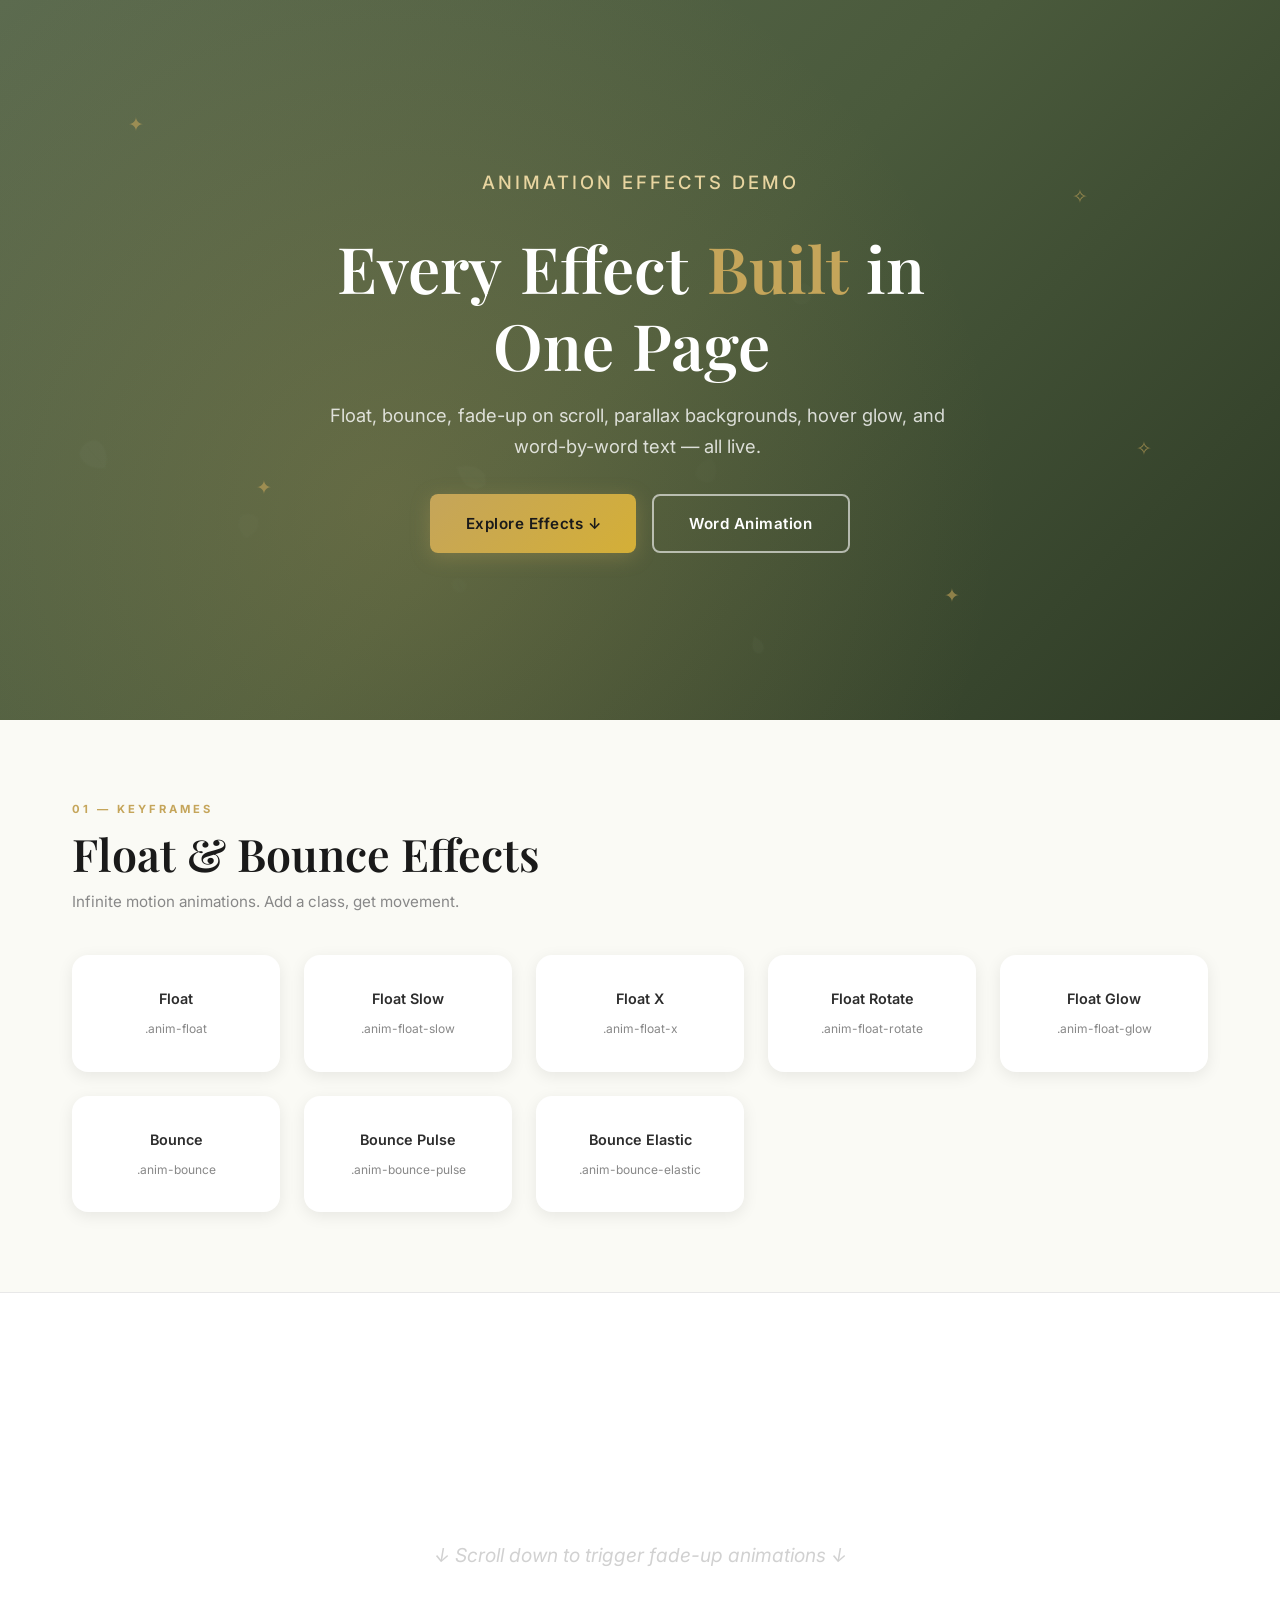
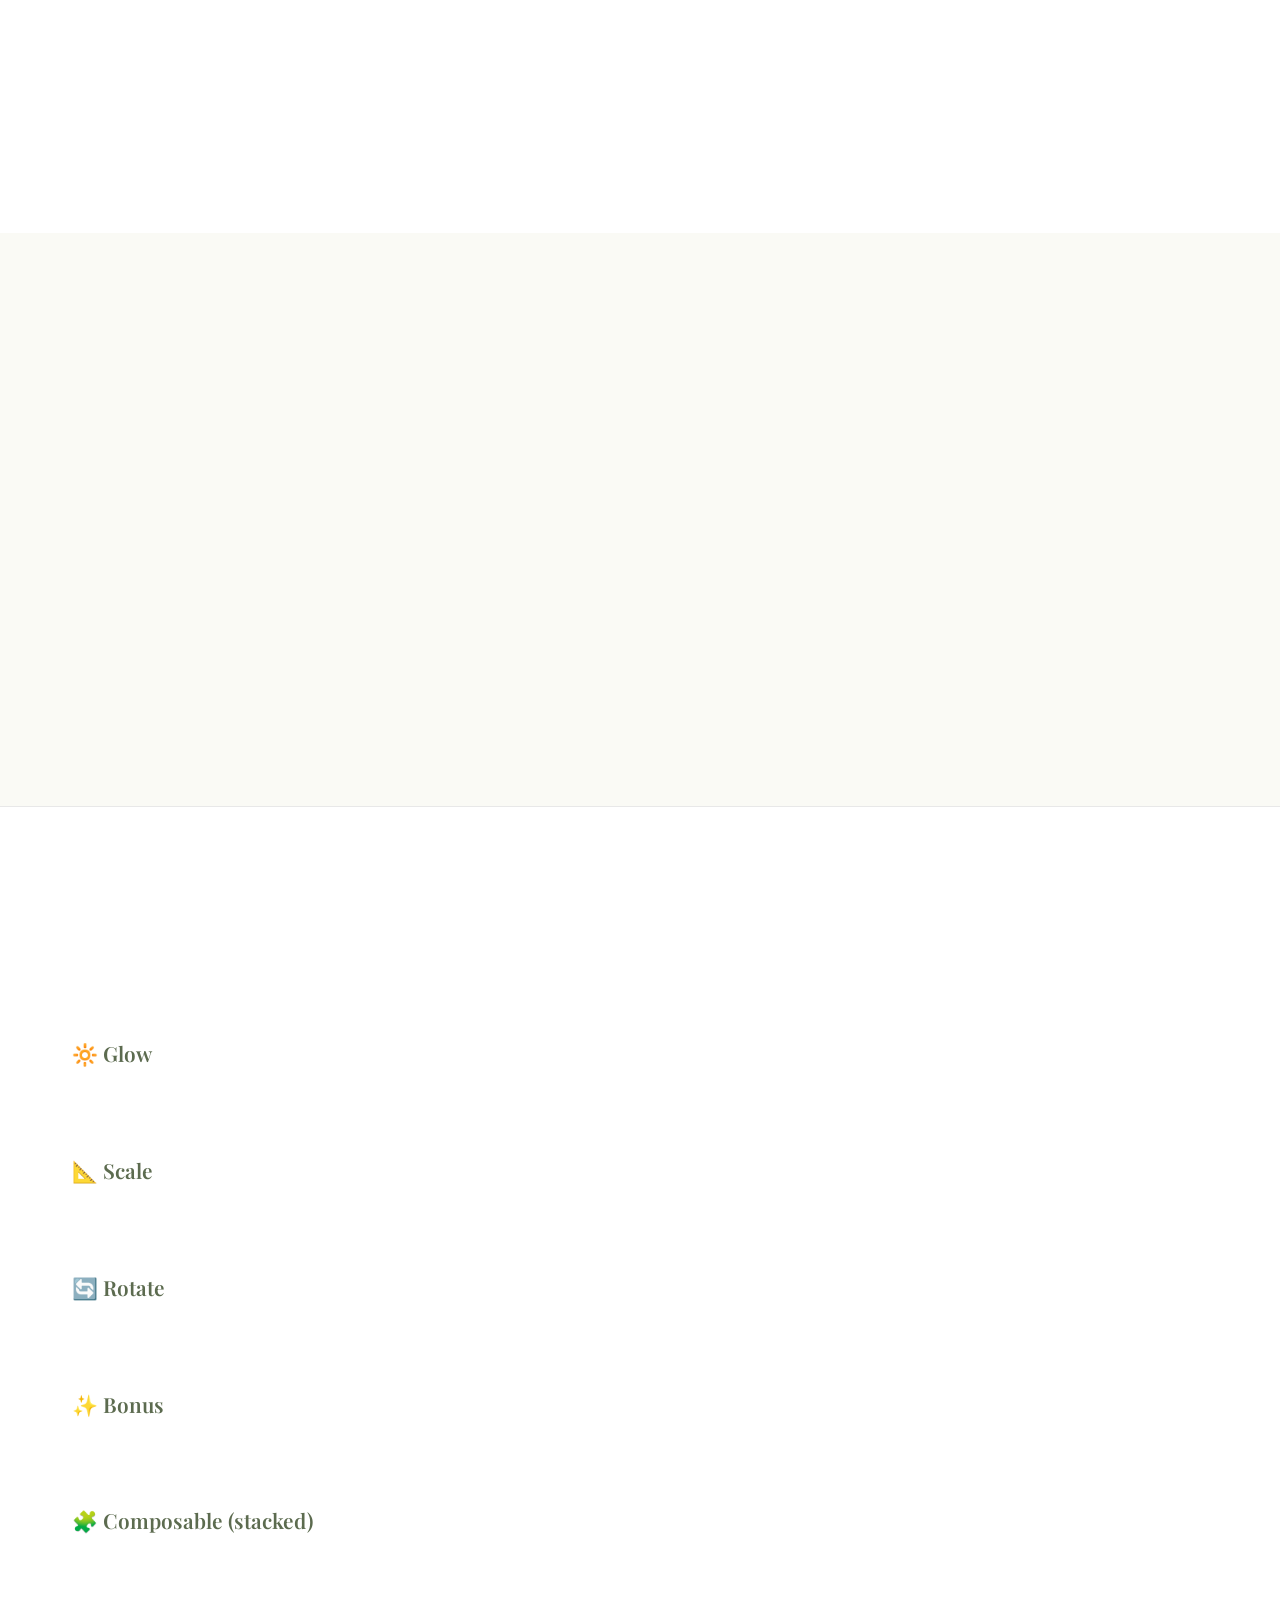
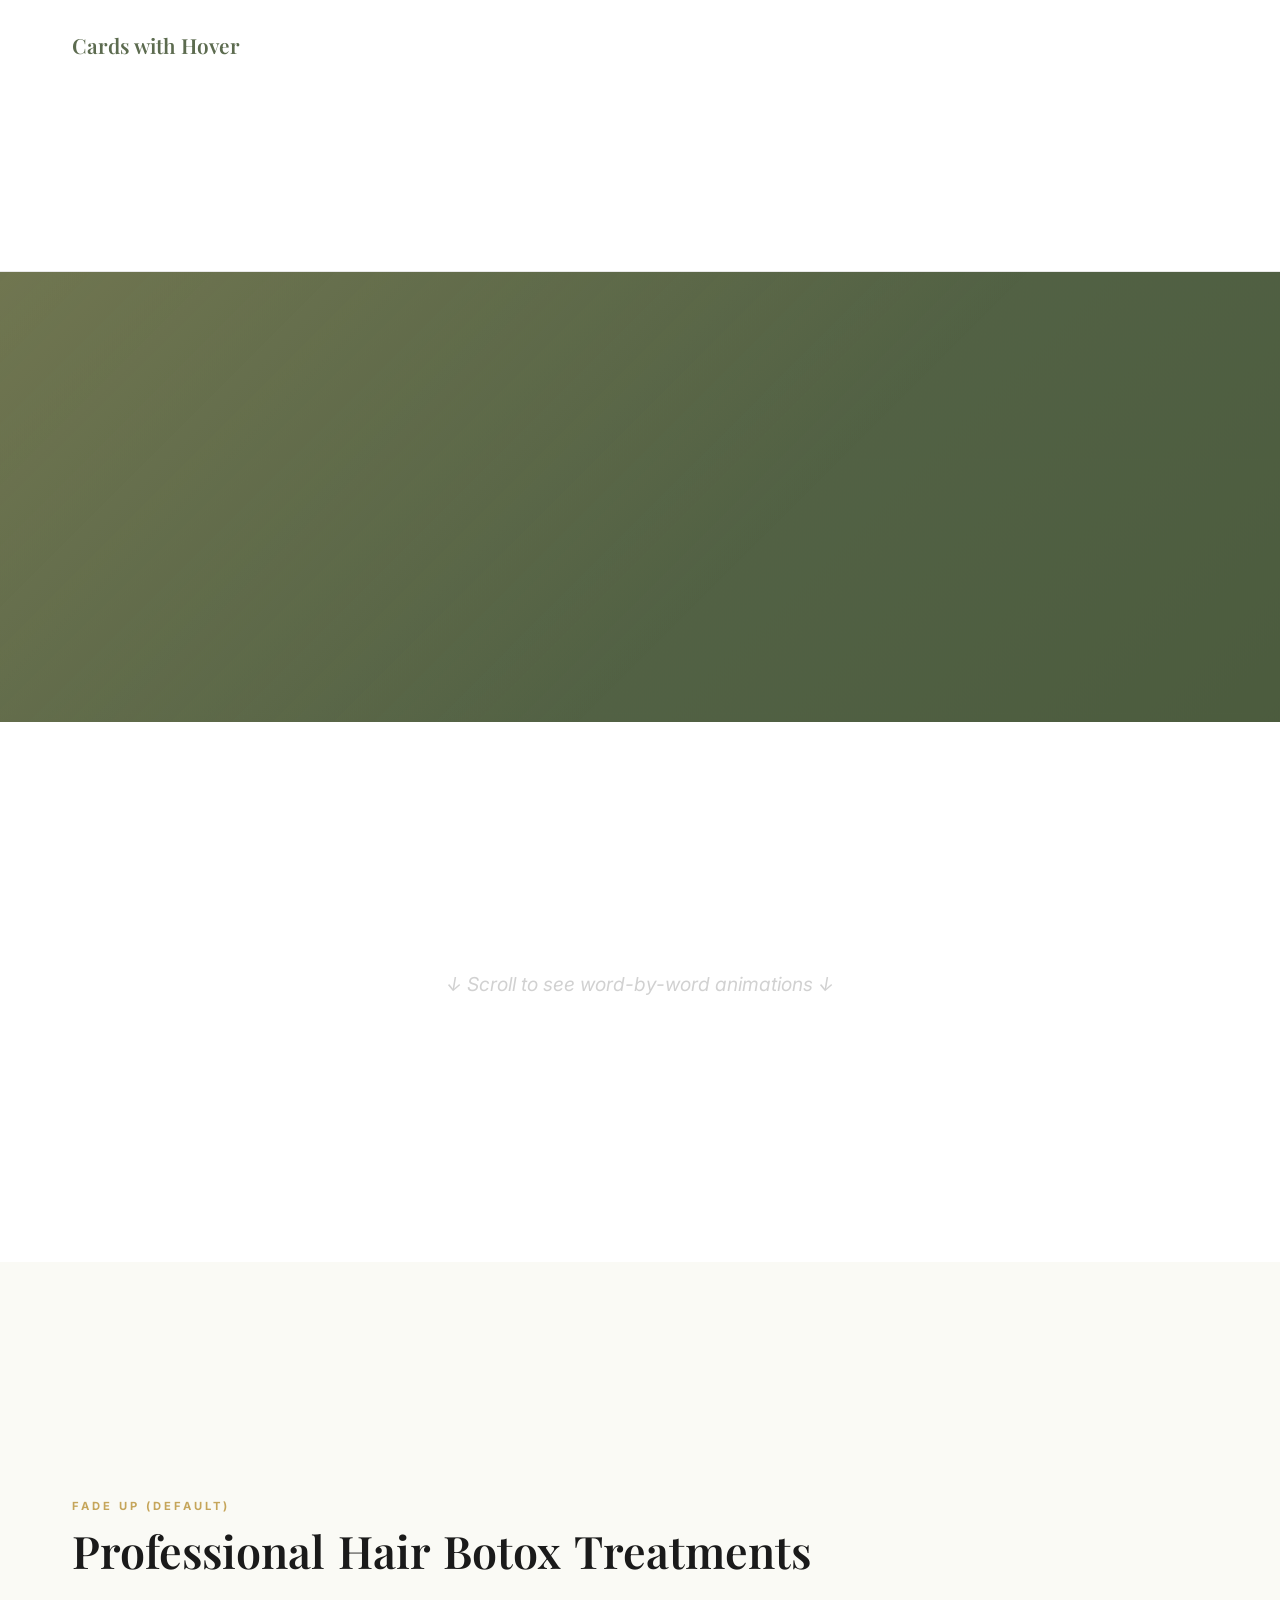
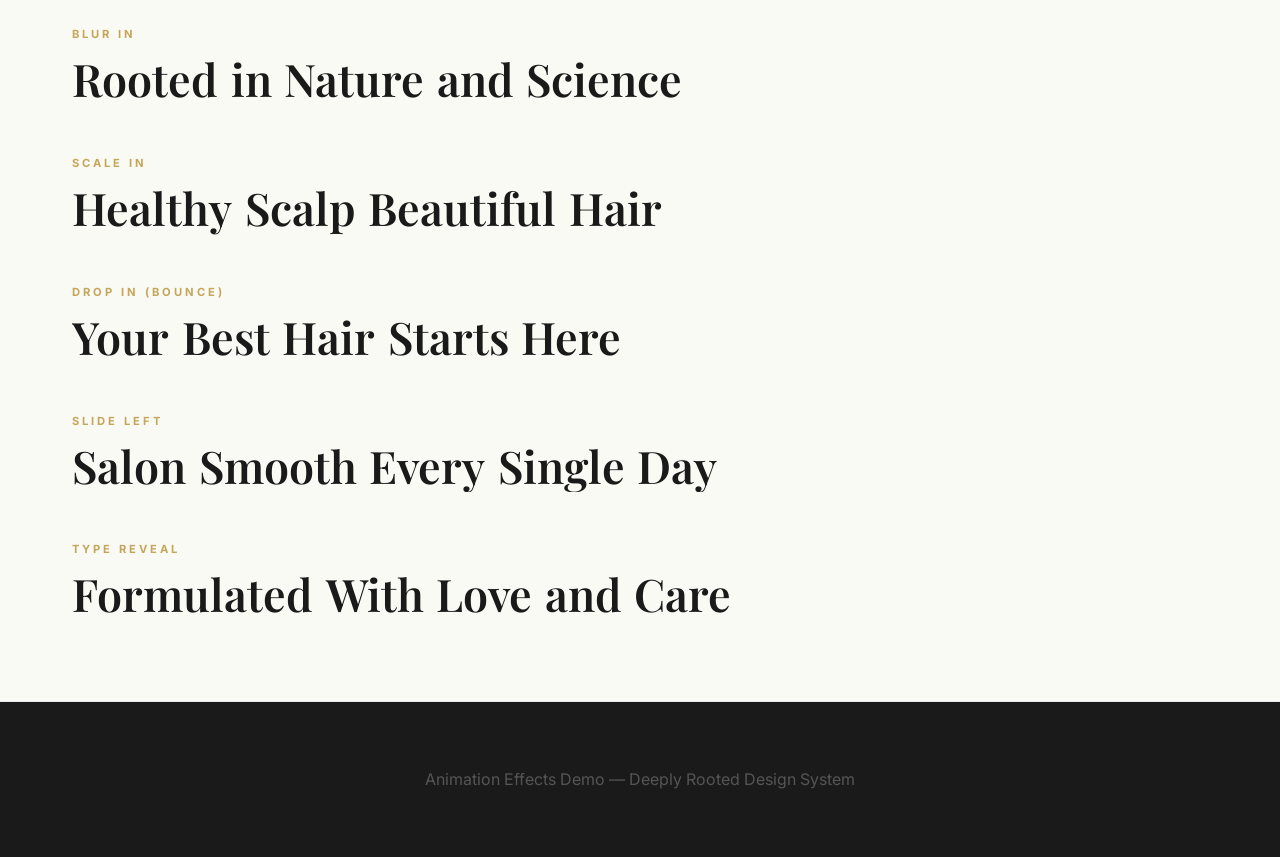
<file: animation-demo.html>
<!DOCTYPE html>
<html lang="en">
<head>
  <meta charset="UTF-8">
  <meta name="viewport" content="width=device-width, initial-scale=1.0">
  <title>Animation Effects Demo — Deeply Rooted Design System</title>
  <link rel="stylesheet" href="styles/main.css">
  <style>
    /* Demo-only styles */
    .demo-section { padding: 5rem 0; border-bottom: 1px solid var(--color-gray-200); }
    .demo-section:nth-child(even) { background: var(--color-cream); }
    .demo-label {
      font-family: var(--font-body); font-size: 0.7rem; font-weight: 700;
      letter-spacing: 3px; text-transform: uppercase; color: var(--color-gold);
      margin-bottom: 0.5rem;
    }
    .demo-title { margin-bottom: 0.5rem; }
    .demo-desc { font-size: 0.95rem; color: var(--color-gray-500); margin-bottom: 2.5rem; max-width: 600px; }
    .demo-grid { display: grid; grid-template-columns: repeat(auto-fit, minmax(200px, 1fr)); gap: 1.5rem; }
    .demo-box {
      background: var(--color-white); border-radius: var(--radius-lg); padding: 2rem 1.5rem;
      text-align: center; box-shadow: var(--shadow-md); font-weight: 600; font-size: 0.9rem;
      color: var(--color-charcoal);
    }
    .demo-box-dark {
      background: var(--color-charcoal); color: var(--color-white); border-radius: var(--radius-lg);
      padding: 2rem 1.5rem; text-align: center; box-shadow: var(--shadow-md); font-weight: 600; font-size: 0.9rem;
    }
    .demo-box small { display: block; margin-top: 0.5rem; font-weight: 400; font-size: 0.75rem; color: var(--color-gray-500); }
    .demo-box-dark small { color: rgba(255,255,255,0.5); }
    .demo-btn-row { display: flex; flex-wrap: wrap; gap: 1rem; margin-bottom: 1.5rem; }
    .demo-spacer { height: 60vh; display: flex; align-items: center; justify-content: center; }
    .demo-spacer p { font-size: 1.2rem; color: var(--color-gray-300); font-style: italic; }

    /* Hero for demo */
    .demo-hero {
      min-height: 80vh; display: flex; align-items: center; justify-content: center;
      background: linear-gradient(135deg, var(--color-sage-dark) 0%, var(--color-olive) 50%, #2d3a25 100%);
      color: var(--color-white); text-align: center; position: relative; overflow: hidden;
    }
    .demo-hero::before {
      content: ''; position: absolute; inset: 0;
      background: radial-gradient(circle at 30% 70%, rgba(197,165,90,0.2) 0%, transparent 60%);
    }
    .demo-hero-content { position: relative; z-index: 1; max-width: 800px; padding: 2rem; }
    .demo-hero h1 { color: var(--color-white); font-size: clamp(2.5rem, 6vw, 4rem); margin-bottom: 1rem; }
    .demo-hero h1 em { color: var(--color-gold); font-style: normal; }
    .demo-hero p { color: rgba(255,255,255,0.8); font-size: 1.15rem; margin-bottom: 2rem; }
    .demo-hero .sparkle { position: absolute; color: var(--color-gold); font-size: 1.2rem; opacity: 0.6; }

    .noscript-fallback .word-animate, .noscript-fallback .fade-up,
    .noscript-fallback .fade-up-blur, .noscript-fallback .fade-up-scale {
      opacity: 1 !important; transform: none !important; filter: none !important; animation: none !important;
    }
  </style>
</head>
<body>

  <!-- ═══════════════════ HERO ═══════════════════ -->
  <section class="demo-hero">
    <div class="sparkle anim-float" style="top:15%;left:10%">✦</div>
    <div class="sparkle anim-float-slow anim-delay-200" style="top:25%;right:15%">✧</div>
    <div class="sparkle anim-float anim-delay-400" style="bottom:30%;left:20%">✦</div>
    <div class="sparkle anim-float-slow anim-delay-300" style="top:60%;right:10%">✧</div>
    <div class="sparkle anim-float anim-delay-500" style="bottom:15%;right:25%">✦</div>

    <div class="demo-hero-content">
      <p class="subtitle" style="color: var(--color-gold-light);">Animation Effects Demo</p>
      <h1 class="text-animate" data-text-style="blur-in" data-text-delay="100" data-text-autoplay>
        Every Effect <em>Built</em> in One Page
      </h1>
      <p class="text-animate" data-text-style="fade-up" data-text-delay="50" data-text-autoplay>
        Float, bounce, fade-up on scroll, parallax backgrounds, hover glow, and word-by-word text — all live.
      </p>
      <div style="display:flex; gap:1rem; justify-content:center; flex-wrap:wrap;">
        <a href="#float" class="btn btn-primary hover-glow-gold hover-shimmer">Explore Effects ↓</a>
        <a href="#word-by-word" class="btn btn-secondary hover-glow-white hover-scale-subtle">Word Animation</a>
      </div>
    </div>
  </section>

  <!-- ═══════════════════ FLOAT & BOUNCE ═══════════════════ -->
  <section class="demo-section" id="float">
    <div class="container">
      <p class="demo-label">01 — Keyframes</p>
      <h2 class="demo-title">Float & Bounce Effects</h2>
      <p class="demo-desc">Infinite motion animations. Add a class, get movement.</p>
      <div class="demo-grid">
        <div class="demo-box anim-float">Float<small>.anim-float</small></div>
        <div class="demo-box anim-float-slow">Float Slow<small>.anim-float-slow</small></div>
        <div class="demo-box anim-float-x">Float X<small>.anim-float-x</small></div>
        <div class="demo-box anim-float-rotate">Float Rotate<small>.anim-float-rotate</small></div>
        <div class="demo-box anim-float-glow">Float Glow<small>.anim-float-glow</small></div>
        <div class="demo-box anim-bounce">Bounce<small>.anim-bounce</small></div>
        <div class="demo-box anim-bounce-pulse">Bounce Pulse<small>.anim-bounce-pulse</small></div>
        <div class="demo-box anim-bounce-elastic">Bounce Elastic<small>.anim-bounce-elastic</small></div>
      </div>
    </div>
  </section>

  <!-- ═══════════════════ FADE-UP ON SCROLL ═══════════════════ -->
  <div class="demo-spacer"><p>↓ Scroll down to trigger fade-up animations ↓</p></div>

  <section class="demo-section" id="fade-up">
    <div class="container">
      <p class="demo-label fade-up">02 — Scroll Animations</p>
      <h2 class="demo-title fade-up">Fade-Up on Scroll</h2>
      <p class="demo-desc fade-up">Elements animate in as they enter the viewport.</p>
      <div class="demo-grid">
        <div class="demo-box fade-up">Fade Up<small>.fade-up</small></div>
        <div class="demo-box fade-up-blur fade-stagger-2">Fade Up Blur<small>.fade-up-blur</small></div>
        <div class="demo-box fade-up-scale fade-stagger-3">Fade Up Scale<small>.fade-up-scale</small></div>
        <div class="demo-box fade-up-left fade-stagger-4">Fade Up Left<small>.fade-up-left</small></div>
        <div class="demo-box fade-up-right fade-stagger-5">Fade Up Right<small>.fade-up-right</small></div>
        <div class="demo-box fade-up fade-stagger-6">Staggered 6<small>.fade-stagger-6</small></div>
      </div>
    </div>
  </section>

  <!-- ═══════════════════ HOVER EFFECTS ═══════════════════ -->
  <section class="demo-section" id="hover">
    <div class="container">
      <p class="demo-label fade-up">03 — Hover Effects</p>
      <h2 class="demo-title fade-up">Glow · Scale · Rotate</h2>
      <p class="demo-desc fade-up">Hover over each element to see the effect in action.</p>

      <h4 style="margin-bottom:1rem; color:var(--color-sage-dark);">🔆 Glow</h4>
      <div class="demo-btn-row fade-up">
        <button class="btn btn-primary hover-glow-gold">Glow Gold</button>
        <button class="btn btn-outline hover-glow-sage">Glow Sage</button>
        <button class="btn btn-dark hover-glow-white">Glow White</button>
        <button class="btn btn-primary hover-glow-halo">Glow Halo</button>
      </div>

      <h4 style="margin-bottom:1rem; color:var(--color-sage-dark);">📐 Scale</h4>
      <div class="demo-btn-row fade-up">
        <button class="btn btn-primary hover-scale">Scale 1.05×</button>
        <button class="btn btn-outline hover-scale-subtle">Scale Subtle</button>
        <button class="btn btn-dark hover-scale-pop">Scale Pop</button>
        <button class="btn btn-primary hover-press">Press Down</button>
      </div>

      <h4 style="margin-bottom:1rem; color:var(--color-sage-dark);">🔄 Rotate</h4>
      <div class="demo-btn-row fade-up">
        <button class="btn btn-primary hover-rotate-tilt">Tilt Left</button>
        <button class="btn btn-outline hover-rotate-tilt-right">Tilt Right</button>
        <button class="btn btn-dark hover-rotate-spin">Spin 360°</button>
        <button class="btn btn-primary hover-rotate-flip">3D Flip</button>
      </div>

      <h4 style="margin-bottom:1rem; color:var(--color-sage-dark);">✨ Bonus</h4>
      <div class="demo-btn-row fade-up">
        <button class="btn btn-primary hover-lift">Lift + Shadow</button>
        <button class="btn btn-primary hover-shimmer">Shimmer Sweep</button>
        <button class="btn btn-outline hover-neon">Neon Gold</button>
        <button class="btn btn-outline hover-neon-sage">Neon Sage</button>
        <button class="btn btn-dark hover-wobble">Wobble</button>
      </div>

      <h4 style="margin-bottom:1rem; color:var(--color-sage-dark);">🧩 Composable (stacked)</h4>
      <div class="demo-btn-row fade-up">
        <button class="btn btn-primary hover-glow-gold hover-scale hover-shimmer">Glow + Scale + Shimmer</button>
        <button class="btn btn-dark hover-lift hover-neon">Lift + Neon</button>
      </div>

      <h4 style="margin: 2rem 0 1rem; color:var(--color-sage-dark);">Cards with Hover</h4>
      <div class="demo-grid fade-up">
        <div class="demo-box hover-lift hover-glow-halo" style="cursor:pointer;">Lift + Halo<small>Hover me</small></div>
        <div class="demo-box hover-scale hover-shimmer" style="cursor:pointer;">Scale + Shimmer<small>Hover me</small></div>
        <div class="demo-box hover-rotate-tilt hover-glow-sage" style="cursor:pointer;">Tilt + Glow<small>Hover me</small></div>
      </div>
    </div>
  </section>

  <!-- ═══════════════════ PARALLAX BACKGROUND ═══════════════════ -->
  <section class="parallax-section" id="parallax" style="min-height:50vh; display:flex; align-items:center;">
    <div class="parallax-bg parallax-bg--medium" style="background: linear-gradient(135deg, var(--color-sage-dark), var(--color-olive)); top:-30%; bottom:-30%; height:160%;"></div>
    <div class="parallax-overlay parallax-overlay--gold"></div>
    <div class="parallax-content container" style="text-align:center;">
      <p class="demo-label fade-up" style="color: var(--color-gold-light);">04 — Parallax</p>
      <h2 class="fade-up" style="color:white; margin-bottom:1rem;">Parallax Background</h2>
      <p class="fade-up" style="color:rgba(255,255,255,0.8); max-width:500px; margin:0 auto;">This background shifts at a different rate than the page scroll, creating a depth effect. Uses <code style="background:rgba(255,255,255,0.15); padding:0.2em 0.5em; border-radius:4px;">.parallax-section</code></p>
    </div>
  </section>

  <!-- ═══════════════════ WORD-BY-WORD ═══════════════════ -->
  <div class="demo-spacer"><p>↓ Scroll to see word-by-word animations ↓</p></div>

  <section class="demo-section" id="word-by-word">
    <div class="container">
      <p class="demo-label fade-up">05 — Text Animation</p>
      <h2 class="demo-title fade-up">Word-by-Word on Scroll</h2>
      <p class="demo-desc fade-up">Each word animates individually as the element enters the viewport.</p>

      <div style="margin-bottom:3rem;">
        <p class="demo-label">Fade Up (default)</p>
        <h2 class="text-animate" data-text-style="fade-up" data-text-delay="80" style="margin-bottom:2rem;">
          Professional Hair Botox Treatments
        </h2>
      </div>

      <div style="margin-bottom:3rem;">
        <p class="demo-label">Blur In</p>
        <h2 class="text-animate" data-text-style="blur-in" data-text-delay="100" style="margin-bottom:2rem;">
          Rooted in Nature and Science
        </h2>
      </div>

      <div style="margin-bottom:3rem;">
        <p class="demo-label">Scale In</p>
        <h2 class="text-animate" data-text-style="scale-in" data-text-delay="90" style="margin-bottom:2rem;">
          Healthy Scalp Beautiful Hair
        </h2>
      </div>

      <div style="margin-bottom:3rem;">
        <p class="demo-label">Drop In (bounce)</p>
        <h2 class="text-animate" data-text-style="drop-in" data-text-delay="110" style="margin-bottom:2rem;">
          Your Best Hair Starts Here
        </h2>
      </div>

      <div style="margin-bottom:3rem;">
        <p class="demo-label">Slide Left</p>
        <h2 class="text-animate" data-text-style="slide-left" data-text-delay="70" style="margin-bottom:2rem;">
          Salon Smooth Every Single Day
        </h2>
      </div>

      <div>
        <p class="demo-label">Type Reveal</p>
        <h2 class="text-animate" data-text-style="type-reveal" data-text-delay="120">
          Formulated With Love and Care
        </h2>
      </div>
    </div>
  </section>

  <!-- Footer spacer -->
  <div style="padding:4rem 0; text-align:center; background:var(--color-black); color:rgba(255,255,255,0.4);">
    <p style="margin:0;">Animation Effects Demo — Deeply Rooted Design System</p>
  </div>

  <script src="scripts/main.js"></script>
</body>
</html>
</file>
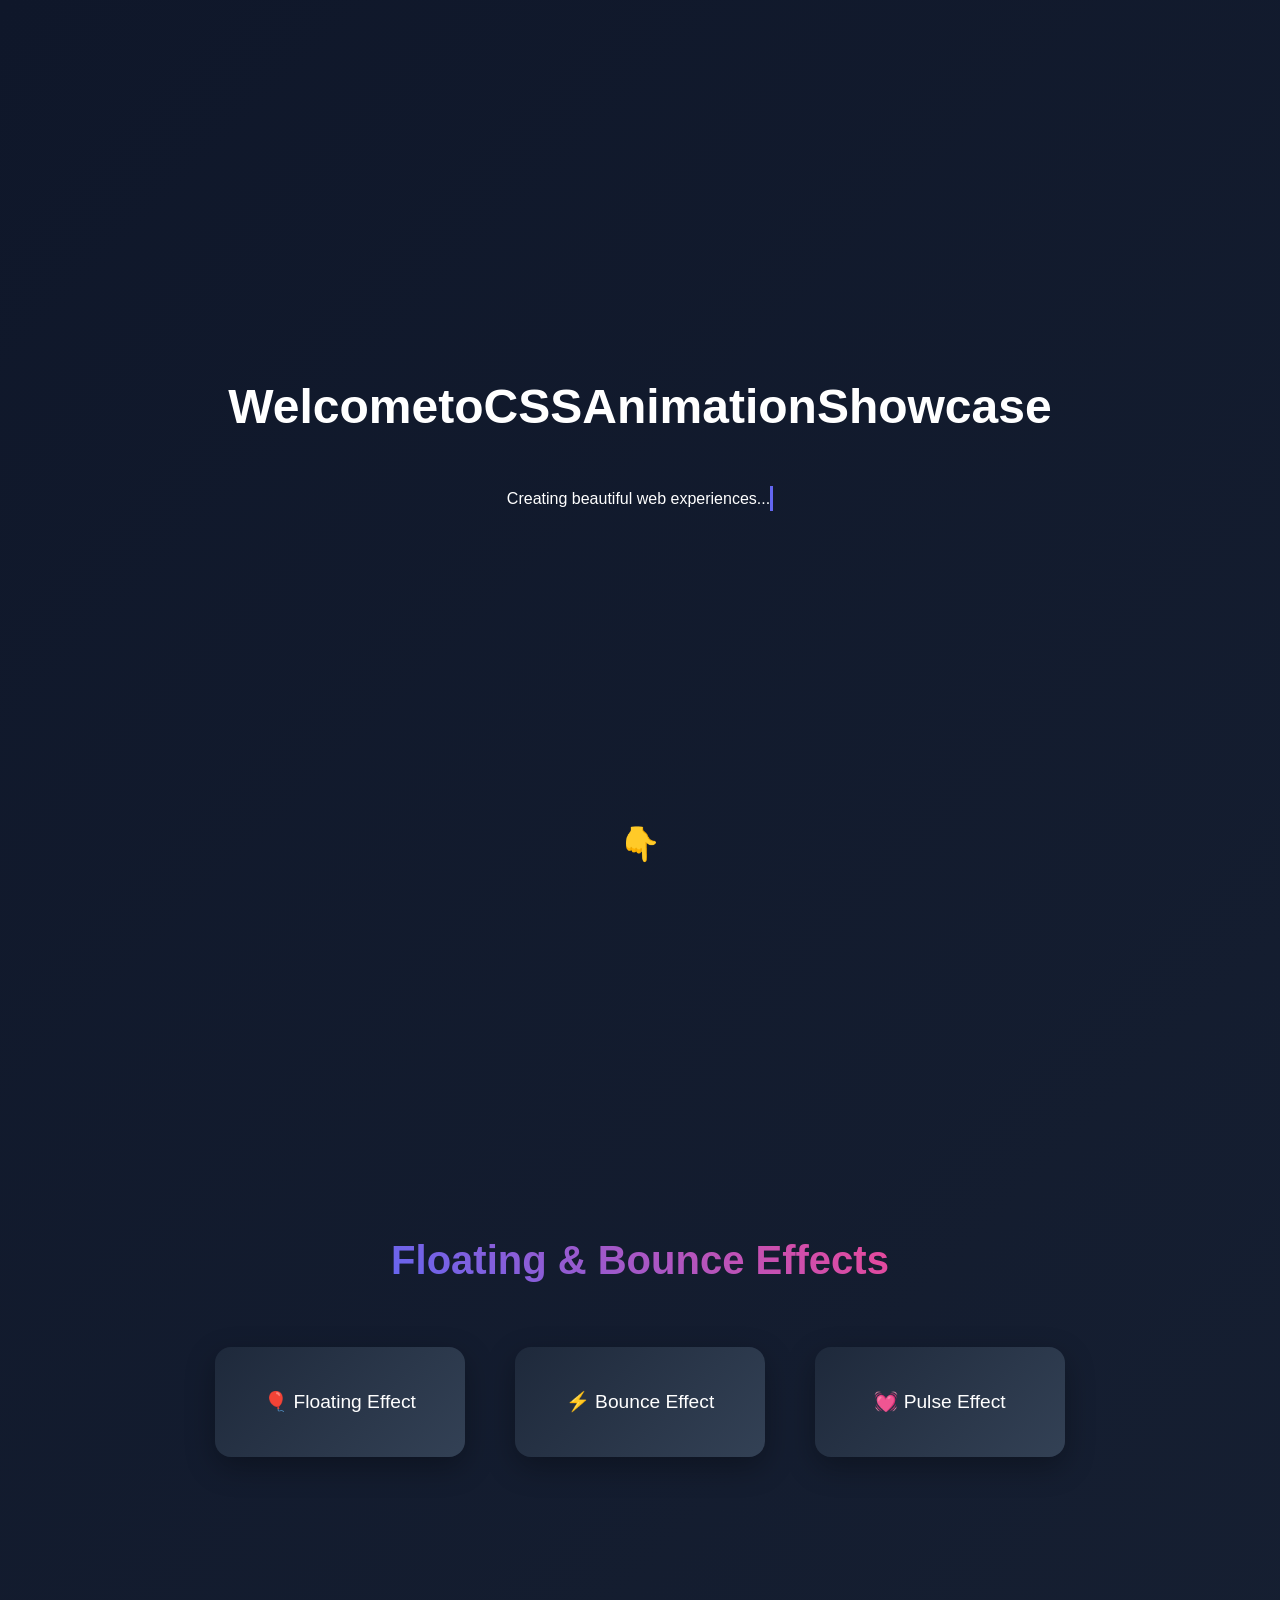
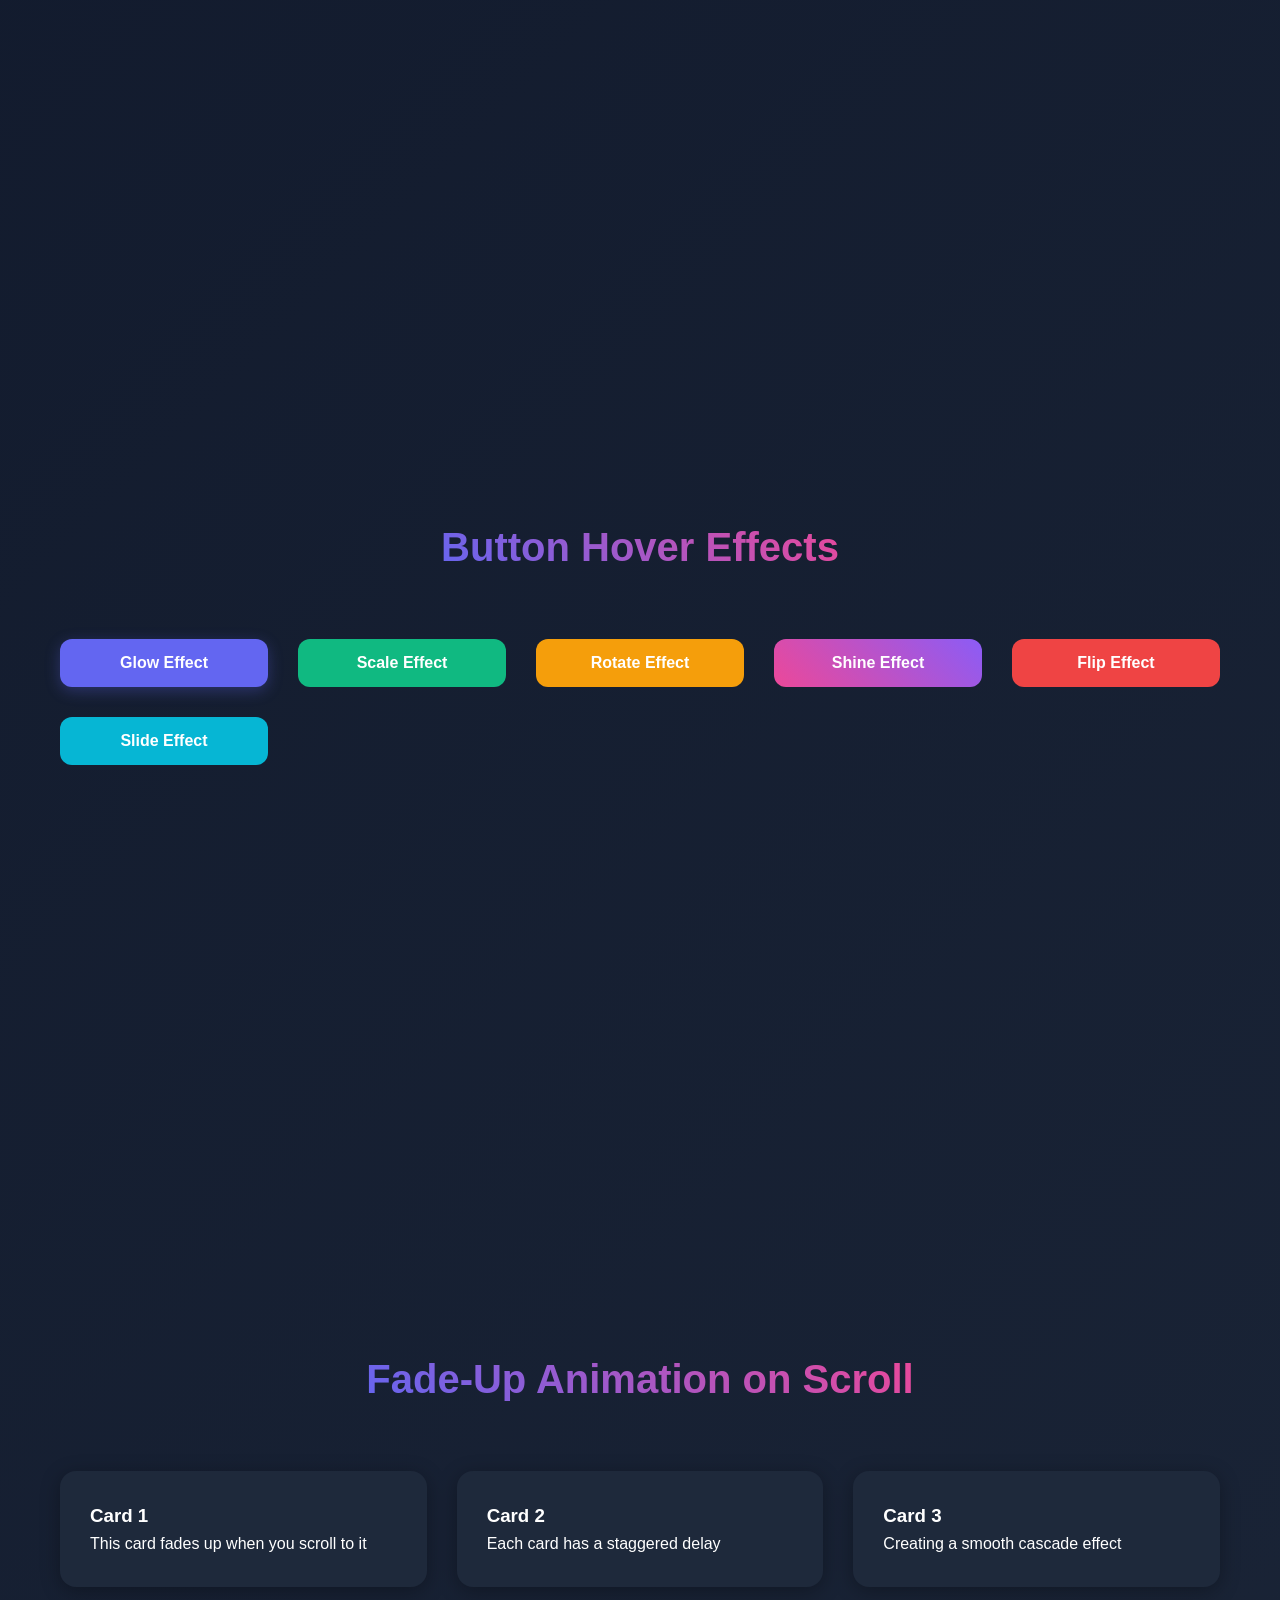
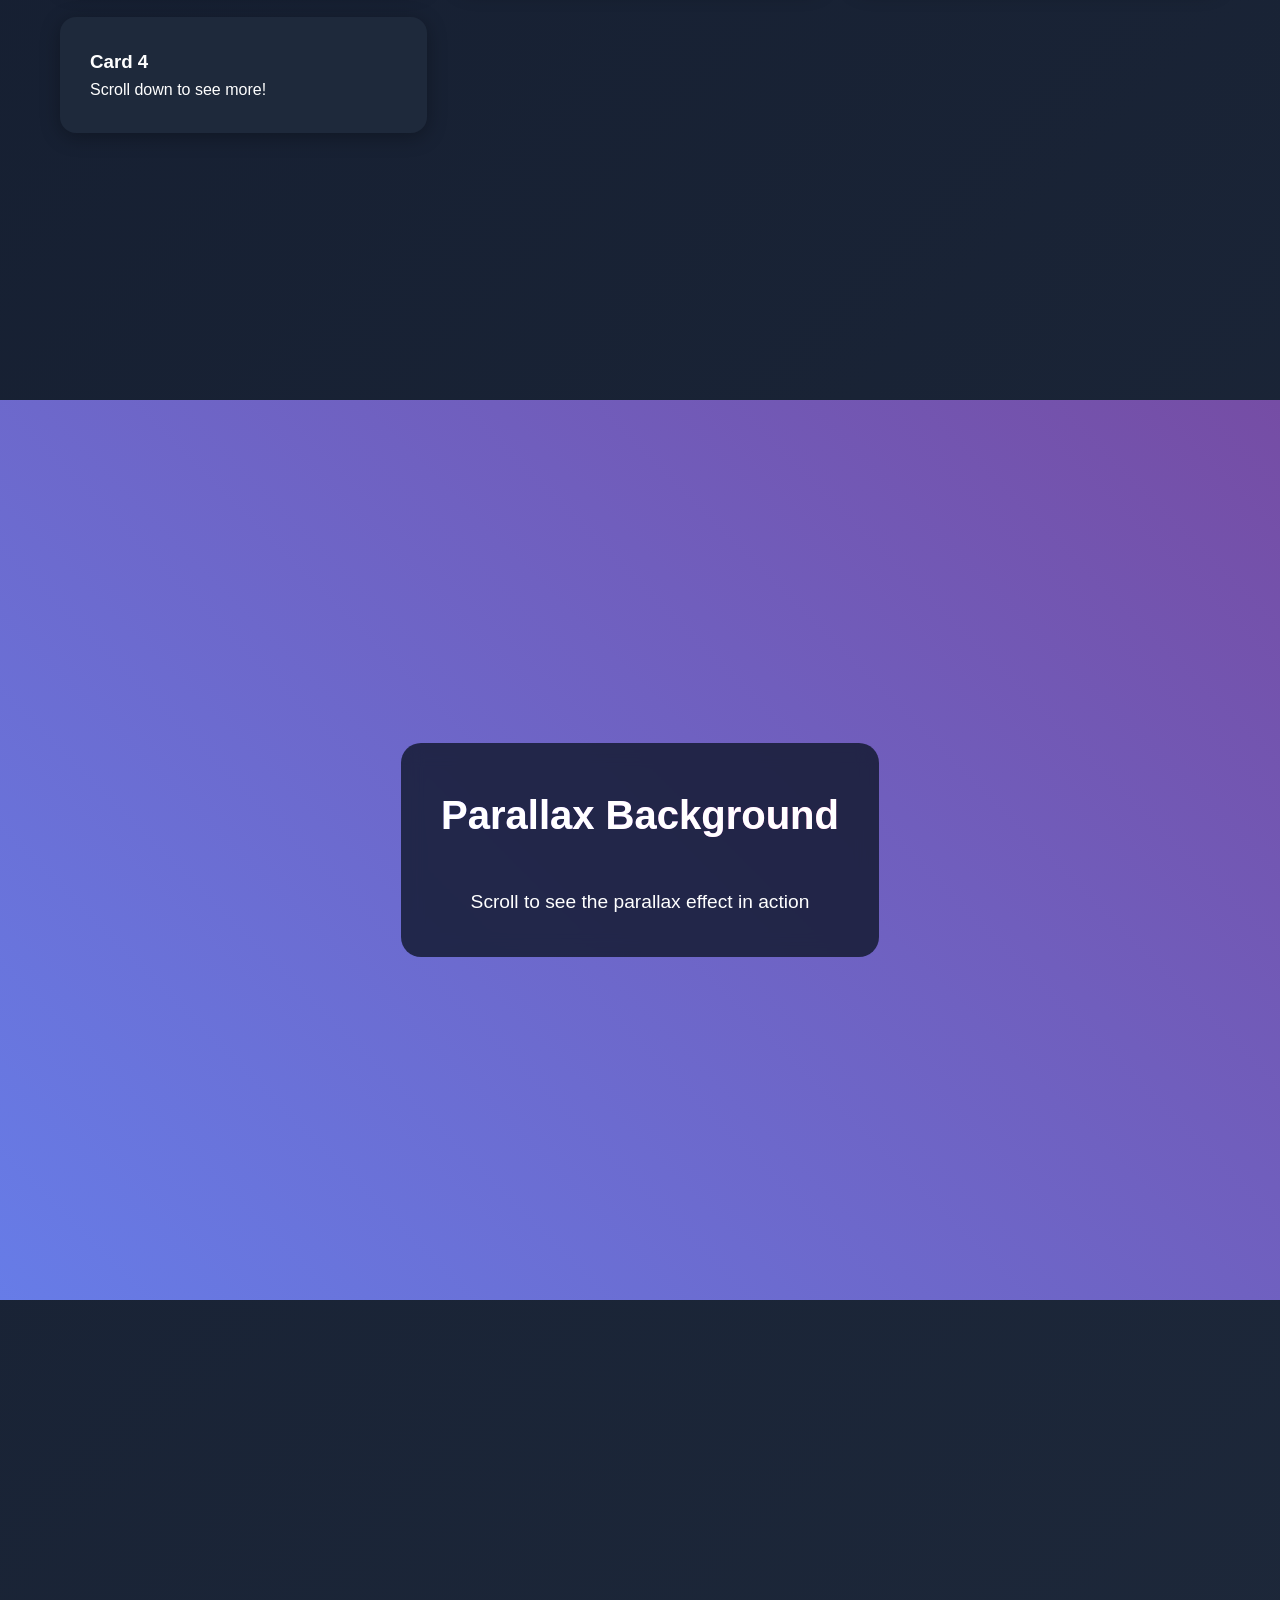
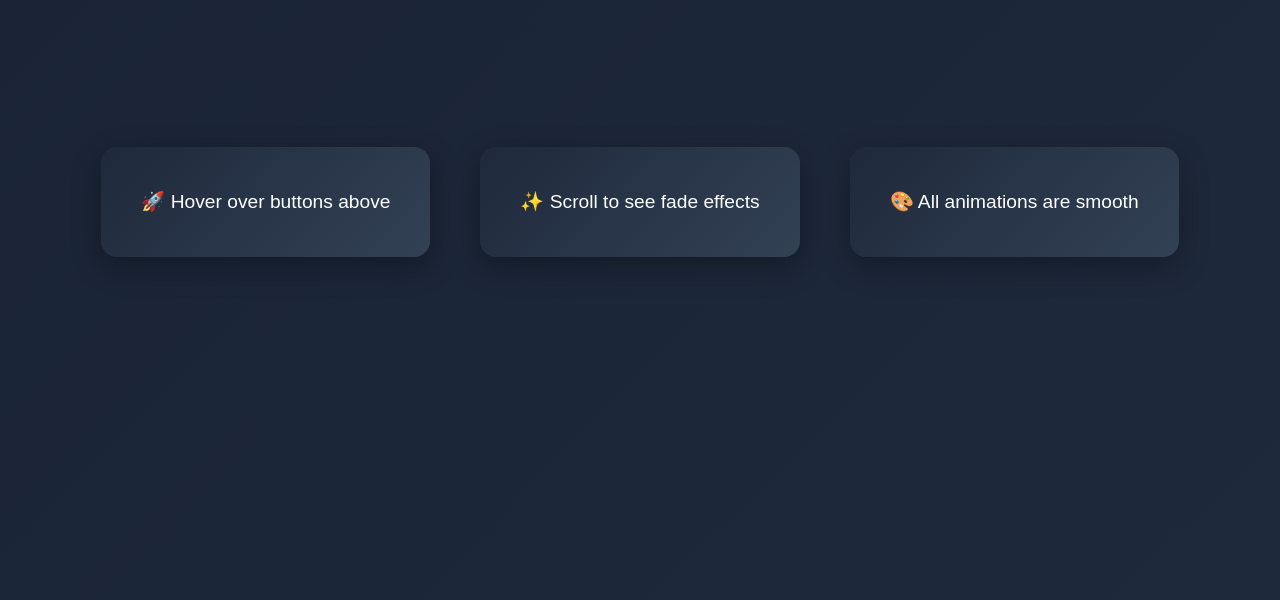
<file: css-animation-showcase.html>
<!DOCTYPE html>
<html lang="en">
<head>
  <meta charset="UTF-8">
  <meta name="viewport" content="width=device-width, initial-scale=1.0">
  <title>Complete CSS Animation Effects</title>
  <style>
    /* ========== RESET & BASE STYLES ========== */
    * {
      margin: 0;
      padding: 0;
      box-sizing: border-box;
    }
    
    body {
      font-family: 'Segoe UI', Tahoma, Geneva, Verdana, sans-serif;
      background: linear-gradient(135deg, #0f172a 0%, #1e293b 100%);
      color: white;
      line-height: 1.6;
      overflow-x: hidden;
    }
    
    section {
      min-height: 100vh;
      padding: 80px 20px;
      display: flex;
      flex-direction: column;
      justify-content: center;
      align-items: center;
    }
    
    h1 {
      font-size: 3rem;
      margin-bottom: 20px;
      text-align: center;
    }
    
    h2 {
      font-size: 2.5rem;
      margin-bottom: 40px;
      text-align: center;
      background: linear-gradient(45deg, #6366f1, #ec4899);
      -webkit-background-clip: text;
      -webkit-text-fill-color: transparent;
      background-clip: text;
    }
    
    /* ========== FLOATING & BOUNCE KEYFRAMES ========== */
    @keyframes float {
      0%, 100% {
        transform: translateY(0px);
      }
      50% {
        transform: translateY(-20px);
      }
    }
    
    .float {
      animation: float 3s ease-in-out infinite;
    }
    
    @keyframes bounce {
      0%, 20%, 50%, 80%, 100% {
        transform: translateY(0);
      }
      40% {
        transform: translateY(-30px);
      }
      60% {
        transform: translateY(-15px);
      }
    }
    
    .bounce {
      animation: bounce 2s infinite;
    }
    
    @keyframes pulse {
      0%, 100% {
        transform: scale(1);
      }
      50% {
        transform: scale(1.05);
      }
    }
    
    .pulse {
      animation: pulse 2s ease-in-out infinite;
    }
    
    /* ========== FADE-UP ANIMATION ========== */
    .fade-up {
      opacity: 0;
      transform: translateY(30px);
      transition: opacity 0.6s ease-out, transform 0.6s ease-out;
    }
    
    .fade-up.visible {
      opacity: 1;
      transform: translateY(0);
    }
    
    .fade-up:nth-child(1) { transition-delay: 0.1s; }
    .fade-up:nth-child(2) { transition-delay: 0.2s; }
    .fade-up:nth-child(3) { transition-delay: 0.3s; }
    .fade-up:nth-child(4) { transition-delay: 0.4s; }
    .fade-up:nth-child(5) { transition-delay: 0.5s; }
    
    /* ========== PARALLAX BACKGROUND ========== */
    .parallax-section {
      position: relative;
      height: 100vh;
      overflow: hidden;
      display: flex;
      justify-content: center;
      align-items: center;
    }
    
    .parallax-bg {
      position: absolute;
      top: -10%;
      left: 0;
      width: 100%;
      height: 120%;
      background-size: cover;
      background-position: center;
      will-change: transform;
      z-index: -1;
    }
    
    .parallax-content {
      position: relative;
      z-index: 1;
      text-align: center;
      padding: 40px;
      background: rgba(15, 23, 42, 0.8);
      border-radius: 20px;
      backdrop-filter: blur(10px);
    }
    
    /* ========== BUTTON HOVER EFFECTS ========== */
    .button-grid {
      display: grid;
      grid-template-columns: repeat(auto-fit, minmax(200px, 1fr));
      gap: 30px;
      max-width: 1200px;
      width: 100%;
      padding: 20px;
    }
    
    /* Base Button Style */
    button {
      padding: 15px 35px;
      font-size: 16px;
      font-weight: 600;
      color: white;
      border: none;
      border-radius: 12px;
      cursor: pointer;
      transition: all 0.3s ease;
    }
    
    /* Glow Effect */
    .btn-glow {
      background: #6366f1;
      box-shadow: 0 4px 15px 0 rgba(99, 102, 241, 0.3);
    }
    
    .btn-glow:hover {
      box-shadow: 0 0 30px 15px rgba(99, 102, 241, 0.5);
      transform: translateY(-3px);
    }
    
    /* Scale Effect */
    .btn-scale {
      background: #10b981;
    }
    
    .btn-scale:hover {
      transform: scale(1.15);
    }
    
    .btn-scale:active {
      transform: scale(0.95);
    }
    
    /* Rotate Effect */
    .btn-rotate {
      background: #f59e0b;
    }
    
    .btn-rotate:hover {
      transform: rotate(-5deg) scale(1.1);
    }
    
    /* Shine Effect */
    .btn-shine {
      background: linear-gradient(45deg, #ec4899, #8b5cf6);
      position: relative;
      overflow: hidden;
    }
    
    .btn-shine::before {
      content: '';
      position: absolute;
      top: 0;
      left: -100%;
      width: 100%;
      height: 100%;
      background: linear-gradient(90deg, transparent, rgba(255,255,255,0.4), transparent);
      transition: left 0.6s ease;
    }
    
    .btn-shine:hover::before {
      left: 100%;
    }
    
    /* 3D Flip */
    .btn-flip {
      background: #ef4444;
      transform-style: preserve-3d;
    }
    
    .btn-flip:hover {
      transform: rotateX(360deg);
      transition: transform 0.6s;
    }
    
    /* Slide Effect */
    .btn-slide {
      background: #06b6d4;
      position: relative;
      z-index: 1;
      overflow: hidden;
    }
    
    .btn-slide::before {
      content: '';
      position: absolute;
      top: 0;
      left: -100%;
      width: 100%;
      height: 100%;
      background: #0891b2;
      z-index: -1;
      transition: left 0.3s ease;
    }
    
    .btn-slide:hover::before {
      left: 0;
    }
    
    /* ========== TEXT ANIMATION ========== */
    .text-animation {
      display: inline-block;
    }
    
    .word {
      display: inline-block;
      opacity: 0;
      transform: translateY(20px);
      animation: fadeInWord 0.5s ease forwards;
    }
    
    @keyframes fadeInWord {
      to {
        opacity: 1;
        transform: translateY(0);
      }
    }
    
    /* Typing Effect */
    .typing-text {
      overflow: hidden;
      border-right: 3px solid #6366f1;
      white-space: nowrap;
      margin: 20px auto;
      animation: typing 3.5s steps(40) forwards, blink 0.75s step-end infinite;
      max-width: fit-content;
    }
    
    @keyframes typing {
      from { width: 0; }
      to { width: 100%; }
    }
    
    @keyframes blink {
      50% { border-color: transparent; }
    }
    
    /* ========== DEMO BOXES ========== */
    .demo-box {
      background: linear-gradient(135deg, #1e293b 0%, #334155 100%);
      padding: 40px;
      border-radius: 16px;
      margin: 15px;
      min-width: 250px;
      text-align: center;
      font-size: 1.2rem;
      box-shadow: 0 10px 30px rgba(0, 0, 0, 0.3);
    }
    
    .demo-container {
      display: flex;
      gap: 20px;
      flex-wrap: wrap;
      justify-content: center;
      max-width: 1200px;
    }
    
    /* ========== CARD GRID ========== */
    .card-grid {
      display: grid;
      grid-template-columns: repeat(auto-fit, minmax(280px, 1fr));
      gap: 30px;
      max-width: 1200px;
      width: 100%;
      padding: 20px;
    }
    
    .card {
      background: #1e293b;
      padding: 30px;
      border-radius: 16px;
      box-shadow: 0 4px 20px rgba(0, 0, 0, 0.3);
    }
    
    /* ========== SCROLL INDICATOR ========== */
    .scroll-indicator {
      position: fixed;
      bottom: 30px;
      left: 50%;
      transform: translateX(-50%);
      animation: bounce 2s infinite;
      font-size: 2rem;
      z-index: 100;
    }
    
    /* ========== RESPONSIVE ========== */
    @media (max-width: 768px) {
      h1 { font-size: 2rem; }
      h2 { font-size: 1.8rem; }
      .button-grid { grid-template-columns: 1fr; }
      .demo-container { flex-direction: column; }
    }
  </style>
</head>
<body>

  <!-- ========== HERO SECTION ========== -->
  <section>
    <h1 class="text-animation">Welcome to CSS Animation Showcase</h1>
    <p class="typing-text">Creating beautiful web experiences...</p>
    <div class="scroll-indicator">👇</div>
  </section>

  <!-- ========== FLOATING & BOUNCE EFFECTS ========== -->
  <section>
    <h2>Floating & Bounce Effects</h2>
    <div class="demo-container">
      <div class="demo-box float">
        <p>🎈 Floating Effect</p>
      </div>
      <div class="demo-box bounce">
        <p>⚡ Bounce Effect</p>
      </div>
      <div class="demo-box pulse">
        <p>💓 Pulse Effect</p>
      </div>
    </div>
  </section>

  <!-- ========== BUTTON HOVER EFFECTS ========== -->
  <section>
    <h2>Button Hover Effects</h2>
    <div class="button-grid">
      <button class="btn-glow">Glow Effect</button>
      <button class="btn-scale">Scale Effect</button>
      <button class="btn-rotate">Rotate Effect</button>
      <button class="btn-shine">Shine Effect</button>
      <button class="btn-flip">Flip Effect</button>
      <button class="btn-slide">Slide Effect</button>
    </div>
  </section>

  <!-- ========== FADE-UP ON SCROLL ========== -->
  <section>
    <h2>Fade-Up Animation on Scroll</h2>
    <div class="card-grid">
      <div class="card fade-up">
        <h3>Card 1</h3>
        <p>This card fades up when you scroll to it</p>
      </div>
      <div class="card fade-up">
        <h3>Card 2</h3>
        <p>Each card has a staggered delay</p>
      </div>
      <div class="card fade-up">
        <h3>Card 3</h3>
        <p>Creating a smooth cascade effect</p>
      </div>
      <div class="card fade-up">
        <h3>Card 4</h3>
        <p>Scroll down to see more!</p>
      </div>
    </div>
  </section>

  <!-- ========== PARALLAX SECTION ========== -->
  <div class="parallax-section">
    <div class="parallax-bg" data-speed="0.5" 
         style="background-image: linear-gradient(45deg, #667eea 0%, #764ba2 100%);">
    </div>
    <div class="parallax-content">
      <h2 style="color: white; -webkit-text-fill-color: white;">Parallax Background</h2>
      <p style="font-size: 1.2rem;">Scroll to see the parallax effect in action</p>
    </div>
  </div>

  <!-- ========== MORE ANIMATIONS ========== -->
  <section>
    <h2 class="text-animation">Text Animates Word by Word</h2>
    <div class="demo-container">
      <div class="demo-box float">
        <p>🚀 Hover over buttons above</p>
      </div>
      <div class="demo-box bounce">
        <p>✨ Scroll to see fade effects</p>
      </div>
      <div class="demo-box pulse">
        <p>🎨 All animations are smooth</p>
      </div>
    </div>
  </section>

  <!-- ========== JAVASCRIPT ========== -->
  <script>
    // ========== FADE-UP ON SCROLL ==========
    const observerOptions = {
      threshold: 0.1,
      rootMargin: '0px 0px -100px 0px'
    };

    const observer = new IntersectionObserver((entries) => {
      entries.forEach(entry => {
        if (entry.isIntersecting) {
          entry.target.classList.add('visible');
        }
      });
    }, observerOptions);

    document.querySelectorAll('.fade-up').forEach(el => {
      observer.observe(el);
    });

    // ========== PARALLAX EFFECT ==========
    let ticking = false;

    window.addEventListener('scroll', () => {
      if (!ticking) {
        window.requestAnimationFrame(() => {
          const scrolled = window.pageYOffset;
          const parallaxElements = document.querySelectorAll('.parallax-bg');
          
          parallaxElements.forEach(el => {
            const speed = parseFloat(el.dataset.speed) || 0.5;
            const yPos = -(scrolled * speed);
            el.style.transform = `translateY(${yPos}px)`;
          });
          
          ticking = false;
        });
        ticking = true;
      }
    });

    // ========== TEXT ANIMATION WORD BY WORD ==========
    function animateText(element) {
      const text = element.textContent;
      const words = text.split(' ');
      element.innerHTML = '';
      
      words.forEach((word, index) => {
        const span = document.createElement('span');
        span.className = 'word';
        span.textContent = word + ' ';
        span.style.animationDelay = `${index * 0.1}s`;
        element.appendChild(span);
      });
    }

    document.querySelectorAll('.text-animation').forEach(animateText);

    // ========== HIDE SCROLL INDICATOR AFTER SCROLL ==========
    window.addEventListener('scroll', () => {
      const indicator = document.querySelector('.scroll-indicator');
      if (window.pageYOffset > 100) {
        indicator.style.opacity = '0';
      } else {
        indicator.style.opacity = '1';
      }
    });

    // ========== CONSOLE MESSAGE ==========
    console.log('🎨 All animations loaded successfully!');
    console.log('✨ Customize the timing and effects in the CSS section');
  </script>

</body>
</html>
</file>
<file: styles/main.css>
/* ============================================
   DEEPLY ROOTED HAIR ESSENTIALS — DESIGN SYSTEM
   ============================================ */

/* Google Fonts */
@import url('https://fonts.googleapis.com/css2?family=Playfair+Display:ital,wght@0,400;0,500;0,600;0,700;1,400;1,500&family=Inter:wght@300;400;500;600;700&display=swap');

/* ---- Design Tokens ---- */
:root {
  /* Colors */
  --color-sage: #7A8B6F;
  --color-sage-light: #9BAF8E;
  --color-sage-dark: #5C6B4F;
  --color-olive: #4A5A3C;
  --color-gold: #C5A55A;
  --color-gold-bright: #D4AF37;
  --color-gold-light: #E8D5A0;
  --color-white: #FFFFFF;
  --color-cream: #FAFAF5;
  --color-cream-warm: #F5F0E8;
  --color-charcoal: #2C2C2C;
  --color-black: #1A1A1A;
  --color-gray-100: #F7F7F7;
  --color-gray-200: #E8E8E8;
  --color-gray-300: #D1D1D1;
  --color-gray-500: #888888;
  --color-gray-700: #555555;
  --color-error: #C0392B;
  --color-success: #27AE60;

  /* Typography */
  --font-heading: 'Playfair Display', Georgia, serif;
  --font-body: 'Inter', -apple-system, sans-serif;

  /* Spacing */
  --space-xs: 0.25rem;
  --space-sm: 0.5rem;
  --space-md: 1rem;
  --space-lg: 1.5rem;
  --space-xl: 2rem;
  --space-2xl: 3rem;
  --space-3xl: 4rem;
  --space-4xl: 6rem;
  --space-5xl: 8rem;

  /* Layout */
  --max-width: 1200px;
  --nav-height: 80px;

  /* Borders & Radius */
  --radius-sm: 4px;
  --radius-md: 8px;
  --radius-lg: 16px;
  --radius-xl: 24px;
  --radius-full: 50%;

  /* Shadows */
  --shadow-sm: 0 2px 8px rgba(0,0,0,0.06);
  --shadow-md: 0 4px 16px rgba(0,0,0,0.08);
  --shadow-lg: 0 8px 32px rgba(0,0,0,0.12);
  --shadow-xl: 0 16px 48px rgba(0,0,0,0.16);
  --shadow-gold: 0 4px 20px rgba(197,165,90,0.3);

  /* Transitions */
  --transition-fast: 0.2s ease;
  --transition-base: 0.3s ease;
  --transition-slow: 0.5s ease;
  --transition-spring: 0.4s cubic-bezier(0.175, 0.885, 0.32, 1.275);
}

/* ---- Reset ---- */
*, *::before, *::after { box-sizing: border-box; margin: 0; padding: 0; }
html { scroll-behavior: smooth; font-size: 16px; }
body {
  font-family: var(--font-body);
  color: var(--color-charcoal);
  background: var(--color-white);
  line-height: 1.7;
  overflow-x: hidden;
  -webkit-font-smoothing: antialiased;
}
img { max-width: 100%; height: auto; display: block; }
a { text-decoration: none; color: inherit; transition: color var(--transition-fast); }
ul, ol { list-style: none; }
button, input, textarea, select {
  font-family: inherit; font-size: inherit; border: none; outline: none; background: none;
}
button { cursor: pointer; }

/* ---- Typography ---- */
h1, h2, h3, h4, h5 { font-family: var(--font-heading); font-weight: 600; line-height: 1.2; color: var(--color-black); }
h1 { font-size: clamp(2.2rem, 5vw, 3.5rem); }
h2 { font-size: clamp(1.8rem, 4vw, 2.8rem); }
h3 { font-size: clamp(1.3rem, 3vw, 1.8rem); }
h4 { font-size: clamp(1.1rem, 2vw, 1.3rem); }
p { margin-bottom: var(--space-md); color: var(--color-gray-700); }
.text-gold { color: var(--color-gold); }
.text-sage { color: var(--color-sage); }
.text-center { text-align: center; }
.subtitle {
  font-family: var(--font-body);
  font-size: 0.85rem;
  font-weight: 500;
  letter-spacing: 3px;
  text-transform: uppercase;
  color: var(--color-gold);
}

/* ---- Layout ---- */
.container { max-width: var(--max-width); margin: 0 auto; padding: 0 var(--space-xl); }
.section { padding: var(--space-4xl) 0; }
.section-header { text-align: center; max-width: 700px; margin: 0 auto var(--space-2xl); }
.section-header h2 { margin-bottom: var(--space-md); }
.section-header p { font-size: 1.1rem; }
.grid-2 { display: grid; grid-template-columns: repeat(2, 1fr); gap: var(--space-2xl); align-items: center; }
.grid-3 { display: grid; grid-template-columns: repeat(3, 1fr); gap: var(--space-xl); }
.grid-4 { display: grid; grid-template-columns: repeat(4, 1fr); gap: var(--space-xl); }

/* ---- Buttons ---- */
.btn {
  display: inline-flex; align-items: center; justify-content: center; gap: var(--space-sm);
  padding: 0.9rem 2.2rem; border-radius: var(--radius-md); font-weight: 600;
  font-size: 0.95rem; letter-spacing: 0.5px; transition: all var(--transition-base);
  position: relative; overflow: hidden;
}
.btn-primary {
  background: linear-gradient(135deg, var(--color-gold), var(--color-gold-bright));
  color: var(--color-black); box-shadow: var(--shadow-gold);
}
.btn-primary:hover { transform: translateY(-2px); box-shadow: 0 6px 28px rgba(197,165,90,0.45); }
.btn-secondary {
  background: transparent; color: var(--color-white);
  border: 2px solid rgba(255,255,255,0.6);
}
.btn-secondary:hover { background: rgba(255,255,255,0.1); border-color: var(--color-white); }
.btn-outline {
  background: transparent; color: var(--color-sage-dark);
  border: 2px solid var(--color-sage);
}
.btn-outline:hover { background: var(--color-sage); color: var(--color-white); }
.btn-dark {
  background: var(--color-charcoal); color: var(--color-white);
}
.btn-dark:hover { background: var(--color-black); transform: translateY(-2px); }

/* ============================================
   HOVER EFFECTS — Glow · Scale · Rotate & More
   ============================================ */

/* ---- Glow Effects ---- */
.hover-glow-gold {
  transition: box-shadow var(--transition-base), transform var(--transition-base);
}
.hover-glow-gold:hover {
  box-shadow: 0 0 20px rgba(197,165,90,0.45),
              0 0 60px rgba(197,165,90,0.2),
              inset 0 0 12px rgba(197,165,90,0.08);
  transform: translateY(-2px);
}

.hover-glow-sage {
  transition: box-shadow var(--transition-base), transform var(--transition-base);
}
.hover-glow-sage:hover {
  box-shadow: 0 0 18px rgba(122,139,111,0.4),
              0 0 50px rgba(122,139,111,0.15),
              inset 0 0 10px rgba(122,139,111,0.06);
  transform: translateY(-2px);
}

.hover-glow-white {
  transition: box-shadow var(--transition-base), transform var(--transition-base);
}
.hover-glow-white:hover {
  box-shadow: 0 0 20px rgba(255,255,255,0.35),
              0 0 50px rgba(255,255,255,0.12);
  transform: translateY(-2px);
}

/* Soft halo glow — spreads wider, more ambient */
.hover-glow-halo {
  transition: box-shadow 0.4s ease, transform var(--transition-base);
}
.hover-glow-halo:hover {
  box-shadow: 0 4px 24px rgba(197,165,90,0.25),
              0 8px 80px rgba(197,165,90,0.12);
  transform: translateY(-3px);
}

/* ---- Scale Effects ---- */
.hover-scale {
  transition: transform var(--transition-base);
}
.hover-scale:hover {
  transform: scale(1.05);
}

.hover-scale-subtle {
  transition: transform var(--transition-base);
}
.hover-scale-subtle:hover {
  transform: scale(1.02);
}

.hover-scale-pop {
  transition: transform var(--transition-spring);
}
.hover-scale-pop:hover {
  transform: scale(1.1);
}

/* Scale down on press — mimics a physical button */
.hover-press {
  transition: transform 0.15s ease, box-shadow var(--transition-fast);
}
.hover-press:hover {
  transform: scale(0.97);
  box-shadow: var(--shadow-sm);
}
.hover-press:active {
  transform: scale(0.93);
  box-shadow: none;
}

/* ---- Rotate Effects ---- */
.hover-rotate-tilt {
  transition: transform var(--transition-base);
}
.hover-rotate-tilt:hover {
  transform: rotate(-3deg) scale(1.03);
}

.hover-rotate-tilt-right {
  transition: transform var(--transition-base);
}
.hover-rotate-tilt-right:hover {
  transform: rotate(3deg) scale(1.03);
}

.hover-rotate-spin {
  transition: transform 0.5s cubic-bezier(0.4, 0, 0.2, 1);
}
.hover-rotate-spin:hover {
  transform: rotate(360deg);
}

.hover-rotate-flip {
  transition: transform 0.5s ease;
  transform-style: preserve-3d;
}
.hover-rotate-flip:hover {
  transform: rotateY(180deg);
}

/* ---- Lift Effect (rise + shadow deepen) ---- */
.hover-lift {
  transition: transform var(--transition-base), box-shadow var(--transition-base);
}
.hover-lift:hover {
  transform: translateY(-6px);
  box-shadow: 0 12px 36px rgba(0,0,0,0.15), 0 4px 12px rgba(0,0,0,0.08);
}

.hover-lift-sm {
  transition: transform var(--transition-base), box-shadow var(--transition-base);
}
.hover-lift-sm:hover {
  transform: translateY(-3px);
  box-shadow: 0 6px 20px rgba(0,0,0,0.1);
}

/* ---- Shimmer Sweep (light sweep across surface) ---- */
.hover-shimmer {
  position: relative;
  overflow: hidden;
}
.hover-shimmer::before {
  content: '';
  position: absolute;
  top: 0; left: -100%;
  width: 60%;
  height: 100%;
  background: linear-gradient(
    120deg,
    transparent 0%,
    rgba(255,255,255,0.25) 50%,
    transparent 100%
  );
  transition: left 0.6s ease;
  pointer-events: none;
  z-index: 1;
}
.hover-shimmer:hover::before {
  left: 130%;
}

/* ---- Neon Outline Pulse ---- */
.hover-neon {
  transition: box-shadow var(--transition-base), border-color var(--transition-base);
  border: 2px solid transparent;
}
.hover-neon:hover {
  border-color: var(--color-gold);
  box-shadow: 0 0 8px rgba(197,165,90,0.4),
              0 0 24px rgba(197,165,90,0.15),
              inset 0 0 8px rgba(197,165,90,0.06);
}

.hover-neon-sage {
  transition: box-shadow var(--transition-base), border-color var(--transition-base);
  border: 2px solid transparent;
}
.hover-neon-sage:hover {
  border-color: var(--color-sage);
  box-shadow: 0 0 8px rgba(122,139,111,0.4),
              0 0 24px rgba(122,139,111,0.15),
              inset 0 0 8px rgba(122,139,111,0.06);
}

/* ---- Wobble / Shake ---- */
@keyframes hoverWobble {
  0%   { transform: rotate(0deg); }
  15%  { transform: rotate(-4deg); }
  30%  { transform: rotate(3deg); }
  45%  { transform: rotate(-2deg); }
  60%  { transform: rotate(1.5deg); }
  75%  { transform: rotate(-1deg); }
  100% { transform: rotate(0deg); }
}
.hover-wobble {
  transition: transform var(--transition-base);
}
.hover-wobble:hover {
  animation: hoverWobble 0.6s ease;
}

/* ---- Icon Slide (arrow/icon slides right on hover) ---- */
.hover-icon-slide {
  transition: gap var(--transition-base);
}
.hover-icon-slide:hover {
  gap: var(--space-md);
}
.hover-icon-slide .btn-icon,
.hover-icon-slide svg:last-child,
.hover-icon-slide span:last-child {
  transition: transform var(--transition-base);
}
.hover-icon-slide:hover .btn-icon,
.hover-icon-slide:hover svg:last-child,
.hover-icon-slide:hover span:last-child {
  transform: translateX(4px);
}

/* ---- Composable: combine multiple effects ---- */
/* Example: class="btn btn-primary hover-glow-gold hover-scale hover-shimmer" */

/* ---- Reduced Motion: disable all hover transforms ---- */
@media (prefers-reduced-motion: reduce) {
  .hover-glow-gold:hover, .hover-glow-sage:hover, .hover-glow-white:hover,
  .hover-glow-halo:hover,
  .hover-scale:hover, .hover-scale-subtle:hover, .hover-scale-pop:hover,
  .hover-press:hover, .hover-press:active,
  .hover-rotate-tilt:hover, .hover-rotate-tilt-right:hover,
  .hover-rotate-spin:hover, .hover-rotate-flip:hover,
  .hover-lift:hover, .hover-lift-sm:hover,
  .hover-wobble:hover {
    transform: none !important;
    animation: none !important;
  }
}

/* ---- Navigation ---- */
.navbar {
  position: fixed; top: 0; left: 0; right: 0; z-index: 1000;
  height: var(--nav-height); display: flex; align-items: center;
  transition: all var(--transition-base);
  background: transparent;
}
.navbar.scrolled {
  background: rgba(74, 90, 60, 0.88); backdrop-filter: blur(20px) saturate(1.4); -webkit-backdrop-filter: blur(20px) saturate(1.4);
  box-shadow: 0 4px 24px rgba(0,0,0,0.12), inset 0 1px 0 rgba(255,255,255,0.06);
}
.navbar .container { display: flex; align-items: center; justify-content: space-between; width: 100%; }
.nav-logo {
  display: flex; align-items: center; gap: 0.5rem;
  font-family: var(--font-heading); font-size: 1.4rem; font-weight: 700;
  color: var(--color-white); transition: color var(--transition-base);
  text-decoration: none;
}
.nav-logo span { color: var(--color-gold); }
.navbar.scrolled .nav-logo { color: var(--color-white); }
.navbar.scrolled .nav-logo-text { color: var(--color-white) !important; text-shadow: 0 1px 4px rgba(0,0,0,0.2); }
.navbar.scrolled .nav-logo-text em,
.navbar.scrolled .nav-logo-text span { color: var(--color-gold) !important; }
.nav-links { display: flex; align-items: center; gap: var(--space-2xl); }
.nav-links a {
  font-size: 0.9rem; font-weight: 500; color: rgba(255,255,255,0.85);
  position: relative; padding: var(--space-xs) 0;
  transition: color var(--transition-fast);
}
.nav-links a::after {
  content: ''; position: absolute; bottom: -4px; left: 0; width: 0; height: 2px;
  background: var(--color-gold); transition: width var(--transition-base);
}
.nav-links a:hover, .nav-links a.active { color: var(--color-white); }
.nav-links a:hover::after, .nav-links a.active::after { width: 100%; }
.navbar.scrolled .nav-links a { color: rgba(255,255,255,0.9); font-weight: 600; text-shadow: 0 1px 3px rgba(0,0,0,0.15); }
.navbar.scrolled .nav-links a:hover, .navbar.scrolled .nav-links a.active { color: var(--color-gold); }
.nav-cta {
  padding: 0.6rem 1.6rem; border-radius: var(--radius-md); font-weight: 600; font-size: 0.85rem;
  background: var(--color-gold); color: var(--color-black);
  transition: all var(--transition-base);
}
.nav-cta:hover { background: var(--color-gold-bright); transform: translateY(-1px); }
.nav-cta::after { display: none !important; }

/* Hamburger */
.hamburger { display: none; flex-direction: column; gap: 5px; cursor: pointer; z-index: 1001; }
.hamburger span {
  width: 26px; height: 2.5px; background: var(--color-white); border-radius: 2px;
  transition: all var(--transition-base);
}
.navbar.scrolled .hamburger span { background: var(--color-white); }
.hamburger.active span:nth-child(1) { transform: rotate(45deg) translate(5px, 5px); }
.hamburger.active span:nth-child(2) { opacity: 0; }
.hamburger.active span:nth-child(3) { transform: rotate(-45deg) translate(5px, -5px); }

/* Mobile Menu */
.mobile-menu {
  display: none; position: fixed; top: 0; right: -100%; width: 80%; max-width: 360px; height: 100vh;
  background: var(--color-white); z-index: 999; padding: 100px var(--space-2xl) var(--space-2xl);
  box-shadow: var(--shadow-xl); transition: right var(--transition-slow);
  flex-direction: column; gap: var(--space-lg);
}
.mobile-menu.open { right: 0; }
.mobile-menu a {
  font-size: 1.1rem; font-weight: 500; color: var(--color-charcoal);
  padding: var(--space-md) 0; border-bottom: 1px solid var(--color-gray-200);
  display: block;
}
.mobile-menu a:hover { color: var(--color-sage-dark); }
.mobile-overlay {
  display: none; position: fixed; inset: 0; background: rgba(0,0,0,0.5); z-index: 998;
  opacity: 0; transition: opacity var(--transition-base);
}
.mobile-overlay.open { opacity: 1; }

/* ---- Cards ---- */
.card {
  background: var(--color-white); border-radius: var(--radius-lg);
  overflow: hidden; box-shadow: var(--shadow-md);
  transition: all var(--transition-base);
}
.card:hover { transform: translateY(-6px); box-shadow: var(--shadow-lg); }
.card-image { width: 100%; aspect-ratio: 1; overflow: hidden; background: var(--color-cream); }
.card-image img { width: 100%; height: 100%; object-fit: cover; transition: transform var(--transition-slow); }
.card:hover .card-image img { transform: scale(1.05); }
.card-body { padding: var(--space-lg); }
.card-body h3 { margin-bottom: var(--space-sm); }
.card-body p { font-size: 0.95rem; }

/* ---- Badges ---- */
.badge {
  display: inline-flex; align-items: center; gap: var(--space-xs);
  padding: 0.35rem 0.9rem; border-radius: var(--radius-xl); font-size: 0.75rem;
  font-weight: 600; text-transform: uppercase; letter-spacing: 1px;
}
.badge-gold { background: var(--color-gold-light); color: var(--color-olive); }
.badge-sage { background: rgba(122,139,111,0.15); color: var(--color-sage-dark); }
.badge-pro { background: var(--color-charcoal); color: var(--color-gold); }

/* ---- Forms ---- */
.form-group { margin-bottom: var(--space-lg); }
.form-group label {
  display: block; font-weight: 600; font-size: 0.9rem;
  margin-bottom: var(--space-sm); color: var(--color-charcoal);
}
.form-group label .required { color: var(--color-error); }
.form-input, .form-textarea, .form-select {
  width: 100%; padding: 0.85rem 1rem; border: 2px solid var(--color-gray-200);
  border-radius: var(--radius-md); font-size: 0.95rem;
  transition: border-color var(--transition-fast), box-shadow var(--transition-fast);
  background: var(--color-white);
}
.form-input:focus, .form-textarea:focus, .form-select:focus {
  border-color: var(--color-sage); box-shadow: 0 0 0 3px rgba(122,139,111,0.15);
}
.form-input.error, .form-textarea.error { border-color: var(--color-error); }
.form-textarea { min-height: 140px; resize: vertical; }
.form-error { color: var(--color-error); font-size: 0.8rem; margin-top: var(--space-xs); display: none; }
.form-success {
  background: rgba(39,174,96,0.1); border: 1px solid var(--color-success);
  color: var(--color-success); padding: var(--space-lg); border-radius: var(--radius-md);
  text-align: center; display: none;
}

/* ---- Page Hero ---- */
.page-hero {
  padding: calc(var(--nav-height) + var(--space-4xl)) 0 var(--space-4xl);
  background: linear-gradient(135deg, var(--color-sage-dark) 0%, var(--color-sage) 50%, var(--color-olive) 100%);
  color: var(--color-white); text-align: center; position: relative; overflow: hidden;
}
.page-hero::before {
  content: ''; position: absolute; inset: 0;
  background: radial-gradient(circle at 30% 70%, rgba(197,165,90,0.15) 0%, transparent 60%);
}
.page-hero h1 { color: var(--color-white); margin-bottom: var(--space-md); position: relative; }
.page-hero p { color: rgba(255,255,255,0.85); font-size: 1.15rem; max-width: 600px; margin: 0 auto; position: relative; }

/* ---- Footer ---- */
.footer {
  background: var(--color-black); color: rgba(255,255,255,0.7); padding: var(--space-4xl) 0 var(--space-xl);
}
.footer-grid {
  display: grid; grid-template-columns: 2fr 1fr 1fr 1.5fr; gap: var(--space-2xl);
  padding-bottom: var(--space-3xl); border-bottom: 1px solid rgba(255,255,255,0.1);
}
.footer-brand .nav-logo { color: var(--color-white); font-size: 1.3rem; display: inline-block; margin-bottom: var(--space-md); }
.footer-brand p { font-size: 0.9rem; line-height: 1.8; color: rgba(255,255,255,0.6); }
.footer h4 { color: var(--color-white); font-size: 1rem; margin-bottom: var(--space-lg); font-family: var(--font-body); font-weight: 600; }
.footer-links a { display: block; padding: var(--space-xs) 0; color: rgba(255,255,255,0.6); font-size: 0.9rem; }
.footer-links a:hover { color: var(--color-gold); }
.footer-contact p { font-size: 0.9rem; margin-bottom: var(--space-sm); display: flex; align-items: flex-start; gap: var(--space-sm); }
.footer-contact p span { color: var(--color-gold); flex-shrink: 0; }
.footer-bottom {
  display: flex; justify-content: space-between; align-items: center;
  padding-top: var(--space-xl); margin-top: var(--space-xl);
}
.footer-bottom p { font-size: 0.85rem; color: rgba(255,255,255,0.4); margin: 0; }
.footer-scripture { font-family: var(--font-heading); font-style: italic; font-size: 0.9rem; color: rgba(255,255,255,0.5); }
.footer-social { display: flex; gap: var(--space-md); align-items: center; }
.footer-social a {
  width: 36px; height: 36px; border-radius: var(--radius-full);
  display: flex; align-items: center; justify-content: center;
  transition: all var(--transition-base);
}
.footer-social a:hover { transform: translateY(-3px); filter: brightness(1.2); }
.footer-social a svg { width: 28px; height: 28px; }

/* ---- Scroll Reveal (Blur In/Out) ---- */
.reveal {
  opacity: 0; transform: translateY(30px); filter: blur(8px);
  transition: opacity 0.7s cubic-bezier(0.5, 0, 0, 1),
              transform 0.7s cubic-bezier(0.5, 0, 0, 1),
              filter 0.6s cubic-bezier(0.5, 0, 0, 1);
  will-change: opacity, transform, filter;
}
.reveal.visible {
  opacity: 1; transform: translateY(0) translateX(0) scale(1) rotate(0deg); filter: blur(0);
}
.reveal-left { opacity: 0; transform: translateX(-60px); filter: blur(8px); }
.reveal-right { opacity: 0; transform: translateX(60px); filter: blur(8px); }
.reveal-scale { opacity: 0; transform: scale(0.82); filter: blur(10px); }
.reveal-rotate { opacity: 0; transform: rotate(-4deg) translateY(20px); filter: blur(8px); }
.reveal-blur { opacity: 0; filter: blur(16px); transform: translateY(15px); }
.reveal-delay-1 { transition-delay: 0.1s; }
.reveal-delay-2 { transition-delay: 0.2s; }
.reveal-delay-3 { transition-delay: 0.3s; }
.reveal-delay-4 { transition-delay: 0.4s; }
.reveal-delay-5 { transition-delay: 0.5s; }
.reveal-delay-6 { transition-delay: 0.6s; }

/* ============================================
   FADE-UP ON SCROLL — Keyframe Animations
   ============================================ */

/* ---- Fade Up: Clean vertical rise ---- */
@keyframes fadeUp {
  from {
    opacity: 0;
    transform: translateY(40px);
  }
  to {
    opacity: 1;
    transform: translateY(0);
  }
}

/* ---- Fade Up Blur: Rise with focus effect ---- */
@keyframes fadeUpBlur {
  from {
    opacity: 0;
    transform: translateY(35px);
    filter: blur(10px);
  }
  to {
    opacity: 1;
    transform: translateY(0);
    filter: blur(0);
  }
}

/* ---- Fade Up Scale: Rise with subtle zoom ---- */
@keyframes fadeUpScale {
  from {
    opacity: 0;
    transform: translateY(30px) scale(0.92);
  }
  to {
    opacity: 1;
    transform: translateY(0) scale(1);
  }
}

/* ---- Fade Up Left: Diagonal from bottom-left ---- */
@keyframes fadeUpLeft {
  from {
    opacity: 0;
    transform: translate(-40px, 30px);
  }
  to {
    opacity: 1;
    transform: translate(0, 0);
  }
}

/* ---- Fade Up Right: Diagonal from bottom-right ---- */
@keyframes fadeUpRight {
  from {
    opacity: 0;
    transform: translate(40px, 30px);
  }
  to {
    opacity: 1;
    transform: translate(0, 0);
  }
}

/* ---- Fade-Up Utility Classes ---- */
/* Base state: hidden until triggered */
.fade-up,
.fade-up-blur,
.fade-up-scale,
.fade-up-left,
.fade-up-right {
  opacity: 0;
  will-change: opacity, transform;
}

/* Triggered state: run animation */
.fade-up.visible         { animation: fadeUp 0.8s cubic-bezier(0.22, 1, 0.36, 1) forwards; }
.fade-up-blur.visible    { animation: fadeUpBlur 0.9s cubic-bezier(0.22, 1, 0.36, 1) forwards; }
.fade-up-scale.visible   { animation: fadeUpScale 0.8s cubic-bezier(0.22, 1, 0.36, 1) forwards; }
.fade-up-left.visible    { animation: fadeUpLeft 0.8s cubic-bezier(0.22, 1, 0.36, 1) forwards; }
.fade-up-right.visible   { animation: fadeUpRight 0.8s cubic-bezier(0.22, 1, 0.36, 1) forwards; }

/* Speed modifiers */
.fade-up-fast.visible,
.fade-up-blur.fade-up-fast.visible,
.fade-up-scale.fade-up-fast.visible  { animation-duration: 0.5s; }
.fade-up-slow.visible,
.fade-up-blur.fade-up-slow.visible,
.fade-up-scale.fade-up-slow.visible  { animation-duration: 1.2s; }

/* Stagger delays for child elements */
.fade-stagger-1 { animation-delay: 0.08s !important; }
.fade-stagger-2 { animation-delay: 0.16s !important; }
.fade-stagger-3 { animation-delay: 0.24s !important; }
.fade-stagger-4 { animation-delay: 0.32s !important; }
.fade-stagger-5 { animation-delay: 0.40s !important; }
.fade-stagger-6 { animation-delay: 0.48s !important; }
.fade-stagger-7 { animation-delay: 0.56s !important; }
.fade-stagger-8 { animation-delay: 0.64s !important; }

/* ============================================
   WORD-BY-WORD TEXT ANIMATION
   ============================================ */

/* Container: hides overflow during animation */
.text-animate {
  overflow: hidden;
}

/* Each word wrapper generated by JS */
.word-animate {
  display: inline-block;
  opacity: 0;
  will-change: opacity, transform, filter;
  /* Preserve spaces between words */
  margin-right: 0.28em;
}

/* ---- Style: Fade Up (default) ---- */
@keyframes wordFadeUp {
  from {
    opacity: 0;
    transform: translateY(100%);
  }
  to {
    opacity: 1;
    transform: translateY(0);
  }
}

/* ---- Style: Blur In ---- */
@keyframes wordBlurIn {
  from {
    opacity: 0;
    filter: blur(12px);
    transform: translateY(8px);
  }
  to {
    opacity: 1;
    filter: blur(0);
    transform: translateY(0);
  }
}

/* ---- Style: Slide Left ---- */
@keyframes wordSlideLeft {
  from {
    opacity: 0;
    transform: translateX(30px);
  }
  to {
    opacity: 1;
    transform: translateX(0);
  }
}

/* ---- Style: Scale In ---- */
@keyframes wordScaleIn {
  from {
    opacity: 0;
    transform: scale(0.5);
  }
  to {
    opacity: 1;
    transform: scale(1);
  }
}

/* ---- Style: Drop In (with bounce) ---- */
@keyframes wordDropIn {
  0% {
    opacity: 0;
    transform: translateY(-40px);
  }
  60% {
    opacity: 1;
    transform: translateY(6px);
  }
  80% {
    transform: translateY(-3px);
  }
  100% {
    opacity: 1;
    transform: translateY(0);
  }
}

/* ---- Style: Type Reveal (clip mask) ---- */
@keyframes wordTypeReveal {
  from {
    opacity: 1;
    clip-path: inset(0 100% 0 0);
  }
  to {
    opacity: 1;
    clip-path: inset(0 0 0 0);
  }
}

/* Triggered state — JS adds .word-visible to each word */
.word-animate.word-visible {
  animation-fill-mode: forwards;
}

/* Style class mappings (JS reads data-text-style, CSS plays animation) */
.text-animate--fade-up .word-animate.word-visible    { animation-name: wordFadeUp; }
.text-animate--blur-in .word-animate.word-visible     { animation-name: wordBlurIn; }
.text-animate--slide-left .word-animate.word-visible  { animation-name: wordSlideLeft; }
.text-animate--scale-in .word-animate.word-visible    { animation-name: wordScaleIn; }
.text-animate--drop-in .word-animate.word-visible     { animation-name: wordDropIn; }
.text-animate--type-reveal .word-animate.word-visible { animation-name: wordTypeReveal; }

/* Default style (when no modifier is set) */
.text-animate .word-animate.word-visible {
  animation-name: wordFadeUp;
}

/* Duration presets */
.text-animate .word-animate.word-visible              { animation-duration: 0.5s; }
.text-animate--slow .word-animate.word-visible        { animation-duration: 0.8s; }
.text-animate--fast .word-animate.word-visible        { animation-duration: 0.3s; }

/* Easing */
.text-animate .word-animate.word-visible {
  animation-timing-function: cubic-bezier(0.22, 1, 0.36, 1);
}
.text-animate--drop-in .word-animate.word-visible {
  animation-timing-function: cubic-bezier(0.34, 1.56, 0.64, 1);
}

/* Safety fallback: show text after 4s if JS fails */
.word-animate {
  animation: revealFallback 0s 4s forwards;
}

/* Reduced motion: show all words immediately */
@media (prefers-reduced-motion: reduce) {
  .word-animate {
    opacity: 1 !important;
    transform: none !important;
    filter: none !important;
    animation: none !important;
  }
}

/* ---- Safety Fallback: show content if JS hasn't initialized after 4s ---- */
/* This ensures images/content aren't permanently hidden on mobile phones
   where IntersectionObserver may not fire correctly */
@keyframes revealFallback {
  to {
    opacity: 1;
    transform: none;
    filter: none;
  }
}
.reveal, .reveal-left, .reveal-right, .reveal-scale, .reveal-rotate, .reveal-blur,
.fade-up, .fade-up-blur, .fade-up-scale, .fade-up-left, .fade-up-right {
  animation: revealFallback 0s 4s forwards;
}

/* ============================================
   PARALLAX BACKGROUNDS
   ============================================ */

/* ---- Pure CSS Parallax (GPU-accelerated, no JS) ---- */
/* Wrap sections in .parallax-wrapper, use .parallax-bg inside */

.parallax-wrapper {
  position: relative;
  overflow: hidden;
  /* Creates a new perspective context */
  perspective: 1px;
  perspective-origin: center center;
  height: auto;
}

/* Scrollable container approach (for full-page parallax) */
.parallax-scroll-container {
  height: 100vh;
  overflow-x: hidden;
  overflow-y: auto;
  perspective: 8px;
  perspective-origin: 50% 50%;
}

.parallax-scroll-container .parallax-bg {
  position: absolute;
  inset: -20% 0;
  transform: translateZ(-4px) scale(1.5);
}

/* ---- Background Layer ---- */
.parallax-bg {
  position: absolute;
  inset: 0;
  background-size: cover;
  background-position: center;
  background-repeat: no-repeat;
  z-index: -1;
  will-change: transform;
}

/* Fixed attachment approach (simplest — works without JS) */
.parallax-fixed {
  background-attachment: fixed;
  background-size: cover;
  background-position: center;
  background-repeat: no-repeat;
}

/* Speed variants — controls how much the bg shifts on scroll (JS-driven) */
.parallax-bg--slow   { --parallax-speed: 0.15; }
.parallax-bg--medium { --parallax-speed: 0.3; }
.parallax-bg--fast   { --parallax-speed: 0.5; }
.parallax-bg--reverse { --parallax-speed: -0.2; } /* Moves opposite to scroll */

/* ---- Overlay Tints ---- */
.parallax-overlay {
  position: absolute;
  inset: 0;
  z-index: 0;
  pointer-events: none;
}
.parallax-overlay--dark    { background: rgba(0, 0, 0, 0.45); }
.parallax-overlay--darker  { background: rgba(0, 0, 0, 0.65); }
.parallax-overlay--light   { background: rgba(255, 255, 255, 0.3); }
.parallax-overlay--sage    { background: rgba(74, 90, 60, 0.55); }
.parallax-overlay--gold    { background: linear-gradient(135deg, rgba(197,165,90,0.2) 0%, transparent 60%); }
.parallax-overlay--gradient {
  background: linear-gradient(
    180deg,
    rgba(0, 0, 0, 0.6) 0%,
    rgba(0, 0, 0, 0.1) 40%,
    rgba(0, 0, 0, 0.4) 100%
  );
}

/* ---- Parallax Content (sits above bg + overlay) ---- */
.parallax-content {
  position: relative;
  z-index: 1;
}

/* ---- Multi-Layer Depth Stack ---- */
/* Use data-depth="0.1" to "0.9" for JS-driven layer speeds */
.parallax-layer {
  position: absolute;
  inset: 0;
  will-change: transform;
  transition: transform 0.08s linear;
  pointer-events: none;
}

/* ---- Parallax Section Presets ---- */
/* Drop-in section with parallax bg, overlay, and content area */
.parallax-section {
  position: relative;
  overflow: hidden;
  padding: var(--space-5xl) 0;
  color: var(--color-white);
}

.parallax-section .parallax-bg {
  /* Extra height so we have room to shift */
  top: -30%;
  bottom: -30%;
  height: 160%;
}

/* ---- Parallax Hero Variant ---- */
.parallax-hero {
  position: relative;
  min-height: 80vh;
  display: flex;
  align-items: center;
  justify-content: center;
  overflow: hidden;
  color: var(--color-white);
  text-align: center;
}

.parallax-hero .parallax-bg {
  top: -20%;
  bottom: -20%;
  height: 140%;
}

/* ---- Zoom-on-Scroll Effect ---- */
/* Subtle bg scale that increases as user scrolls past */
.parallax-zoom .parallax-bg {
  transition: transform 0.1s linear;
  /* JS will update --parallax-scale */
  transform: scale(var(--parallax-scale, 1));
}

/* Disable parallax on mobile (performance + iOS fixed-bg bug) */
@media (max-width: 768px) {
  .parallax-fixed {
    background-attachment: scroll;
  }
  .parallax-section .parallax-bg,
  .parallax-hero .parallax-bg {
    top: 0;
    bottom: 0;
    height: 100%;
    transform: none !important;
  }
}

/* ---- Button Ripple ---- */
.btn-ripple { position: relative; overflow: hidden; }
.btn-ripple .ripple-wave {
  position: absolute; border-radius: 50%;
  background: rgba(255,255,255,0.35);
  transform: scale(0); animation: rippleAnim 0.6s ease-out forwards;
  pointer-events: none;
}
@keyframes rippleAnim {
  to { transform: scale(4); opacity: 0; }
}

/* ---- Reduced Motion ---- */
@media (prefers-reduced-motion: reduce) {
  *, *::before, *::after {
    animation-duration: 0.01ms !important;
    animation-iteration-count: 1 !important;
    transition-duration: 0.01ms !important;
  }
  .reveal, .reveal-left, .reveal-right, .reveal-scale, .reveal-rotate, .reveal-blur,
  .fade-up, .fade-up-blur, .fade-up-scale, .fade-up-left, .fade-up-right {
    opacity: 1; transform: none; filter: none;
  }
}

/* ---- Responsive ---- */
@media (max-width: 1024px) {
  .grid-4 { grid-template-columns: repeat(2, 1fr); }
  .footer-grid { grid-template-columns: repeat(2, 1fr); }
}
@media (max-width: 768px) {
  .nav-links { display: none; }
  .hamburger { display: flex; }
  .mobile-menu { display: flex; }
  .grid-2 { grid-template-columns: 1fr; }
  .grid-3 { grid-template-columns: 1fr; }
  .grid-4 { grid-template-columns: 1fr; }
  .section { padding: var(--space-2xl) 0; }
  .footer-grid { grid-template-columns: 1fr; }
  .footer-bottom { flex-direction: column; gap: var(--space-md); text-align: center; }
  .container { padding: 0 var(--space-md); }
  .floating-leaves-container .leaf { opacity: 0.06; }
}

/* ---- Floating Leaves ---- */
.floating-leaves-container {
  position: fixed;
  top: 0; left: 0; width: 100%; height: 100%;
  pointer-events: none;
  z-index: 0;
  overflow: hidden;
}

.floating-leaves-container .leaf {
  position: absolute;
  opacity: 0.1;
  will-change: transform;
  filter: blur(0.5px);
}

.floating-leaves-container .leaf svg {
  width: 100%;
  height: 100%;
}

/* Leaf sizes */
.leaf--sm { width: 18px; height: 18px; }
.leaf--md { width: 26px; height: 26px; }
.leaf--lg { width: 34px; height: 34px; }

/* Fall animation — gentle drift down + sway */
@keyframes leafFall {
  0%   { transform: translateY(-60px) translateX(0) rotate(0deg) scale(1); }
  25%  { transform: translateY(25vh)  translateX(30px) rotate(45deg) scale(0.95); }
  50%  { transform: translateY(50vh)  translateX(-20px) rotate(120deg) scale(1.05); }
  75%  { transform: translateY(75vh)  translateX(40px) rotate(200deg) scale(0.9); }
  100% { transform: translateY(110vh) translateX(10px) rotate(340deg) scale(1); }
}

@keyframes leafSway {
  0%, 100% { transform: translateX(0) rotate(0deg); }
  25% { transform: translateX(15px) rotate(8deg); }
  50% { transform: translateX(-10px) rotate(-5deg); }
  75% { transform: translateX(20px) rotate(12deg); }
}

/* Gentle floating for non-falling leaves */
@keyframes leafFloat {
  0%   { transform: translateY(0) translateX(0) rotate(0deg); }
  33%  { transform: translateY(-15px) translateX(12px) rotate(6deg); }
  66%  { transform: translateY(8px) translateX(-8px) rotate(-4deg); }
  100% { transform: translateY(0) translateX(0) rotate(0deg); }
}

.leaf--fall { animation: leafFall linear forwards; }
.leaf--float { animation: leafFloat ease-in-out infinite; }

/* ============================================
   FLOATING & BOUNCE EFFECTS
   ============================================ */

/* ---- Float: Gentle vertical hover ---- */
@keyframes float {
  0%, 100% { transform: translateY(0); }
  50%      { transform: translateY(-12px); }
}

/* ---- Float X: Horizontal drift ---- */
@keyframes floatX {
  0%, 100% { transform: translateX(0); }
  50%      { transform: translateX(10px); }
}

/* ---- Float Rotate: Hover with subtle tilt ---- */
@keyframes floatRotate {
  0%   { transform: translateY(0) rotate(0deg); }
  25%  { transform: translateY(-8px) rotate(2deg); }
  50%  { transform: translateY(-14px) rotate(0deg); }
  75%  { transform: translateY(-8px) rotate(-2deg); }
  100% { transform: translateY(0) rotate(0deg); }
}

/* ---- Float Glow: Float + pulsing shadow ---- */
@keyframes floatGlow {
  0%, 100% {
    transform: translateY(0);
    box-shadow: 0 4px 16px rgba(197,165,90,0.15);
  }
  50% {
    transform: translateY(-10px);
    box-shadow: 0 12px 36px rgba(197,165,90,0.35);
  }
}

/* ---- Bounce: Classic elastic bounce ---- */
@keyframes bounce {
  0%, 100% { transform: translateY(0); }
  20%      { transform: translateY(-18px); }
  40%      { transform: translateY(0); }
  60%      { transform: translateY(-8px); }
  80%      { transform: translateY(0); }
}

/* ---- Bounce In: Entrance with overshoot ---- */
@keyframes bounceIn {
  0%   { opacity: 0; transform: scale(0.3); }
  50%  { opacity: 1; transform: scale(1.08); }
  70%  { transform: scale(0.95); }
  100% { opacity: 1; transform: scale(1); }
}

/* ---- Bounce Pulse: Rhythmic scale pop ---- */
@keyframes bouncePulse {
  0%, 100% { transform: scale(1); }
  50%      { transform: scale(1.06); }
}

/* ---- Bounce Elastic: Spring-like vertical bounce ---- */
@keyframes bounceElastic {
  0%   { transform: translateY(0); }
  30%  { transform: translateY(-20px); }
  50%  { transform: translateY(4px); }
  65%  { transform: translateY(-10px); }
  80%  { transform: translateY(2px); }
  90%  { transform: translateY(-4px); }
  100% { transform: translateY(0); }
}

/* ---- Utility Classes ---- */
.anim-float         { animation: float 3s ease-in-out infinite; }
.anim-float-slow    { animation: float 5s ease-in-out infinite; }
.anim-float-fast    { animation: float 2s ease-in-out infinite; }
.anim-float-x       { animation: floatX 4s ease-in-out infinite; }
.anim-float-rotate  { animation: floatRotate 4s ease-in-out infinite; }
.anim-float-glow    { animation: floatGlow 3.5s ease-in-out infinite; }

.anim-bounce        { animation: bounce 2s ease infinite; }
.anim-bounce-in     { animation: bounceIn 0.6s cubic-bezier(0.215, 0.61, 0.355, 1) both; }
.anim-bounce-pulse  { animation: bouncePulse 2s ease-in-out infinite; }
.anim-bounce-elastic { animation: bounceElastic 1.5s ease infinite; }

/* Staggered animation delays */
.anim-delay-100 { animation-delay: 0.1s; }
.anim-delay-200 { animation-delay: 0.2s; }
.anim-delay-300 { animation-delay: 0.3s; }
.anim-delay-400 { animation-delay: 0.4s; }
.anim-delay-500 { animation-delay: 0.5s; }
.anim-delay-700 { animation-delay: 0.7s; }
.anim-delay-1000 { animation-delay: 1s; }

/* Hover-triggered variants */
.hover-float:hover   { animation: float 2s ease-in-out infinite; }
.hover-bounce:hover  { animation: bounce 1s ease; }
.hover-pulse:hover   { animation: bouncePulse 0.6s ease; }

@media (prefers-reduced-motion: reduce) {
  .floating-leaves-container { display: none; }
  .anim-float, .anim-float-slow, .anim-float-fast,
  .anim-float-x, .anim-float-rotate, .anim-float-glow,
  .anim-bounce, .anim-bounce-in, .anim-bounce-pulse,
  .anim-bounce-elastic,
  .hover-float:hover, .hover-bounce:hover, .hover-pulse:hover {
    animation: none !important;
  }
}
</file>
